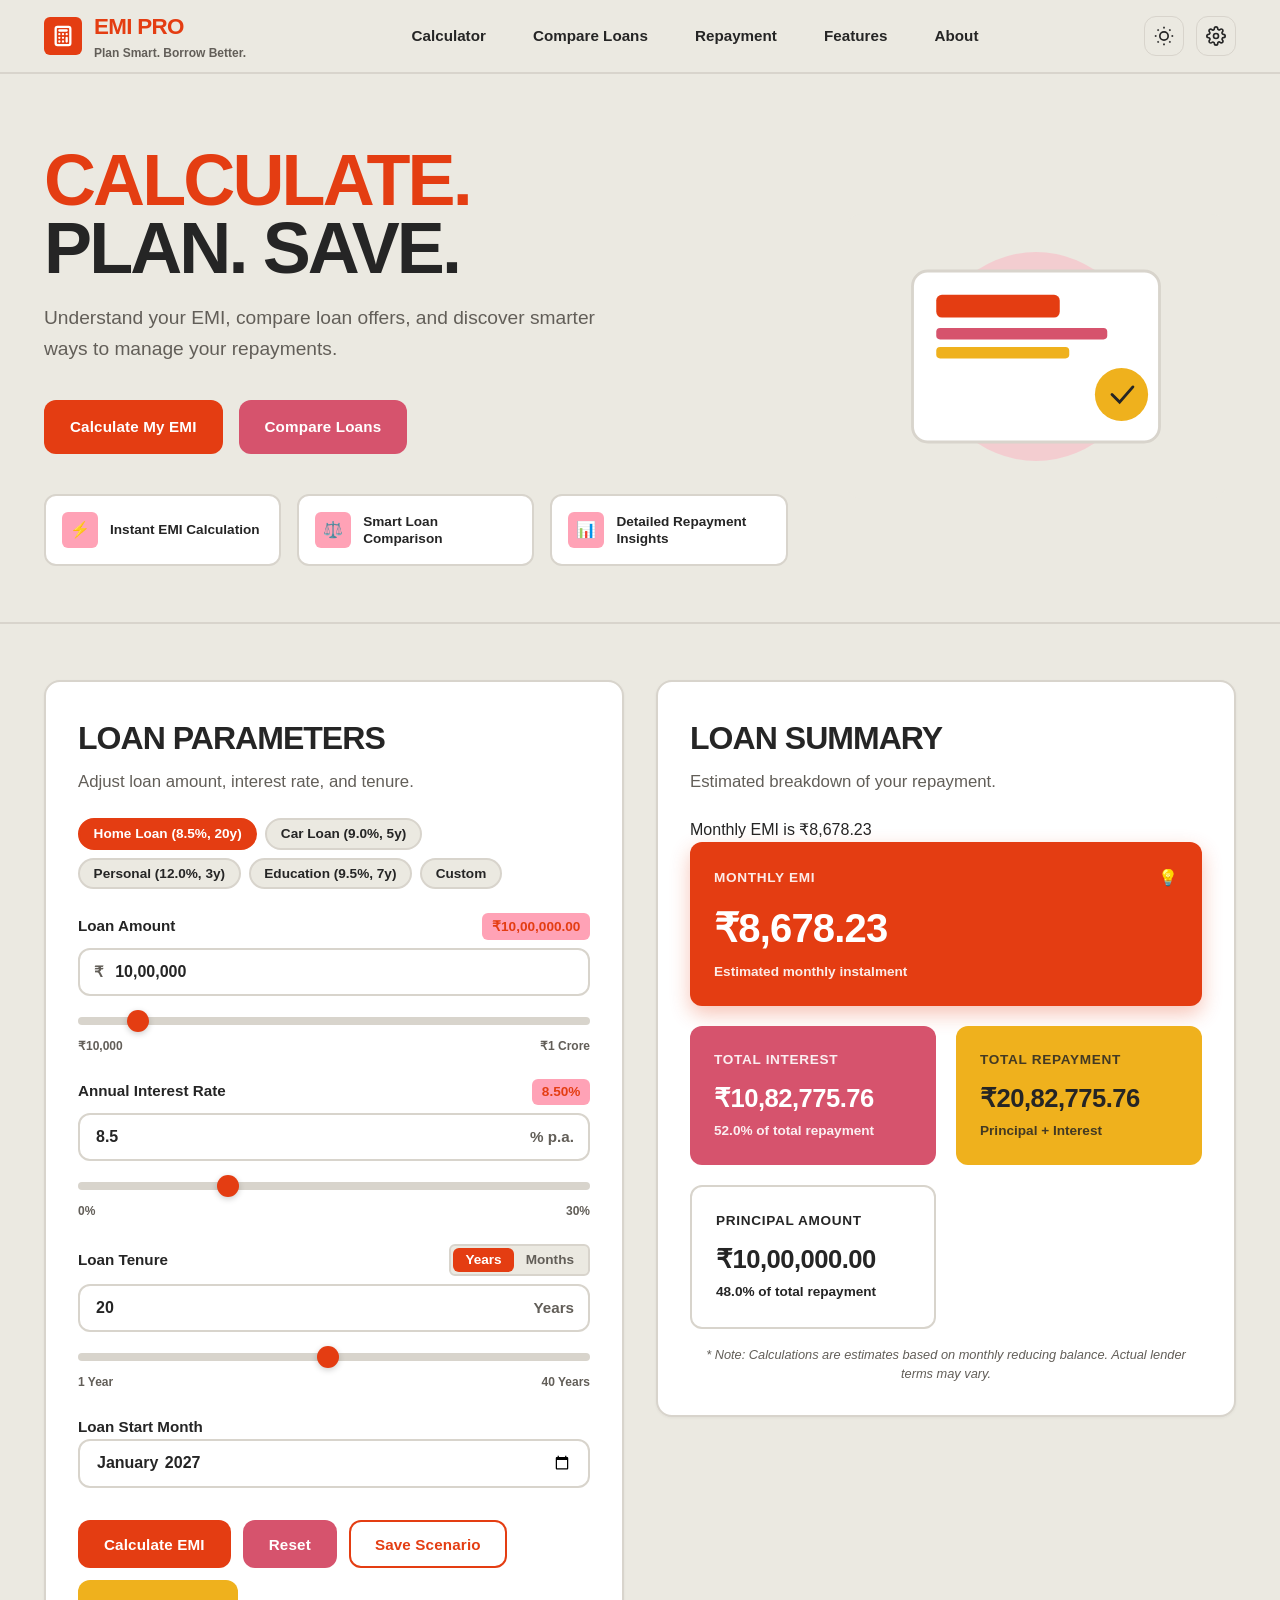
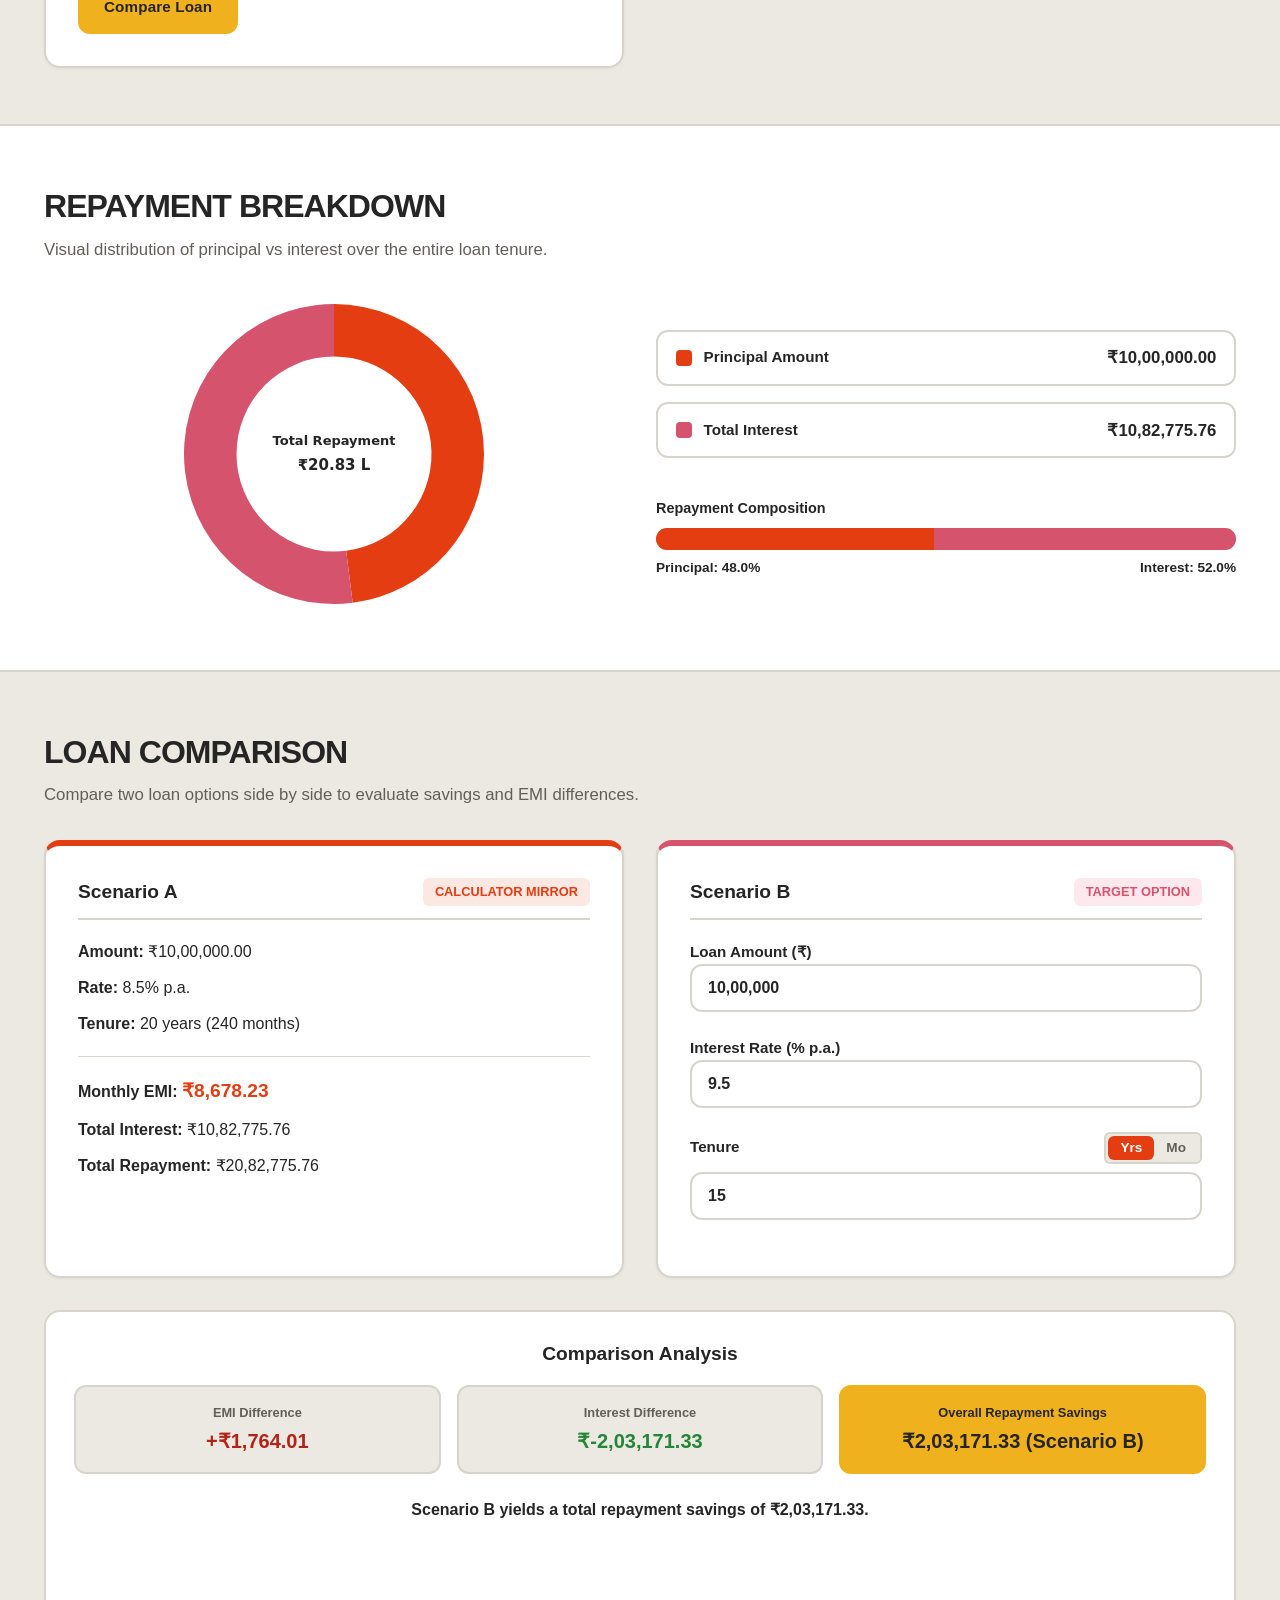
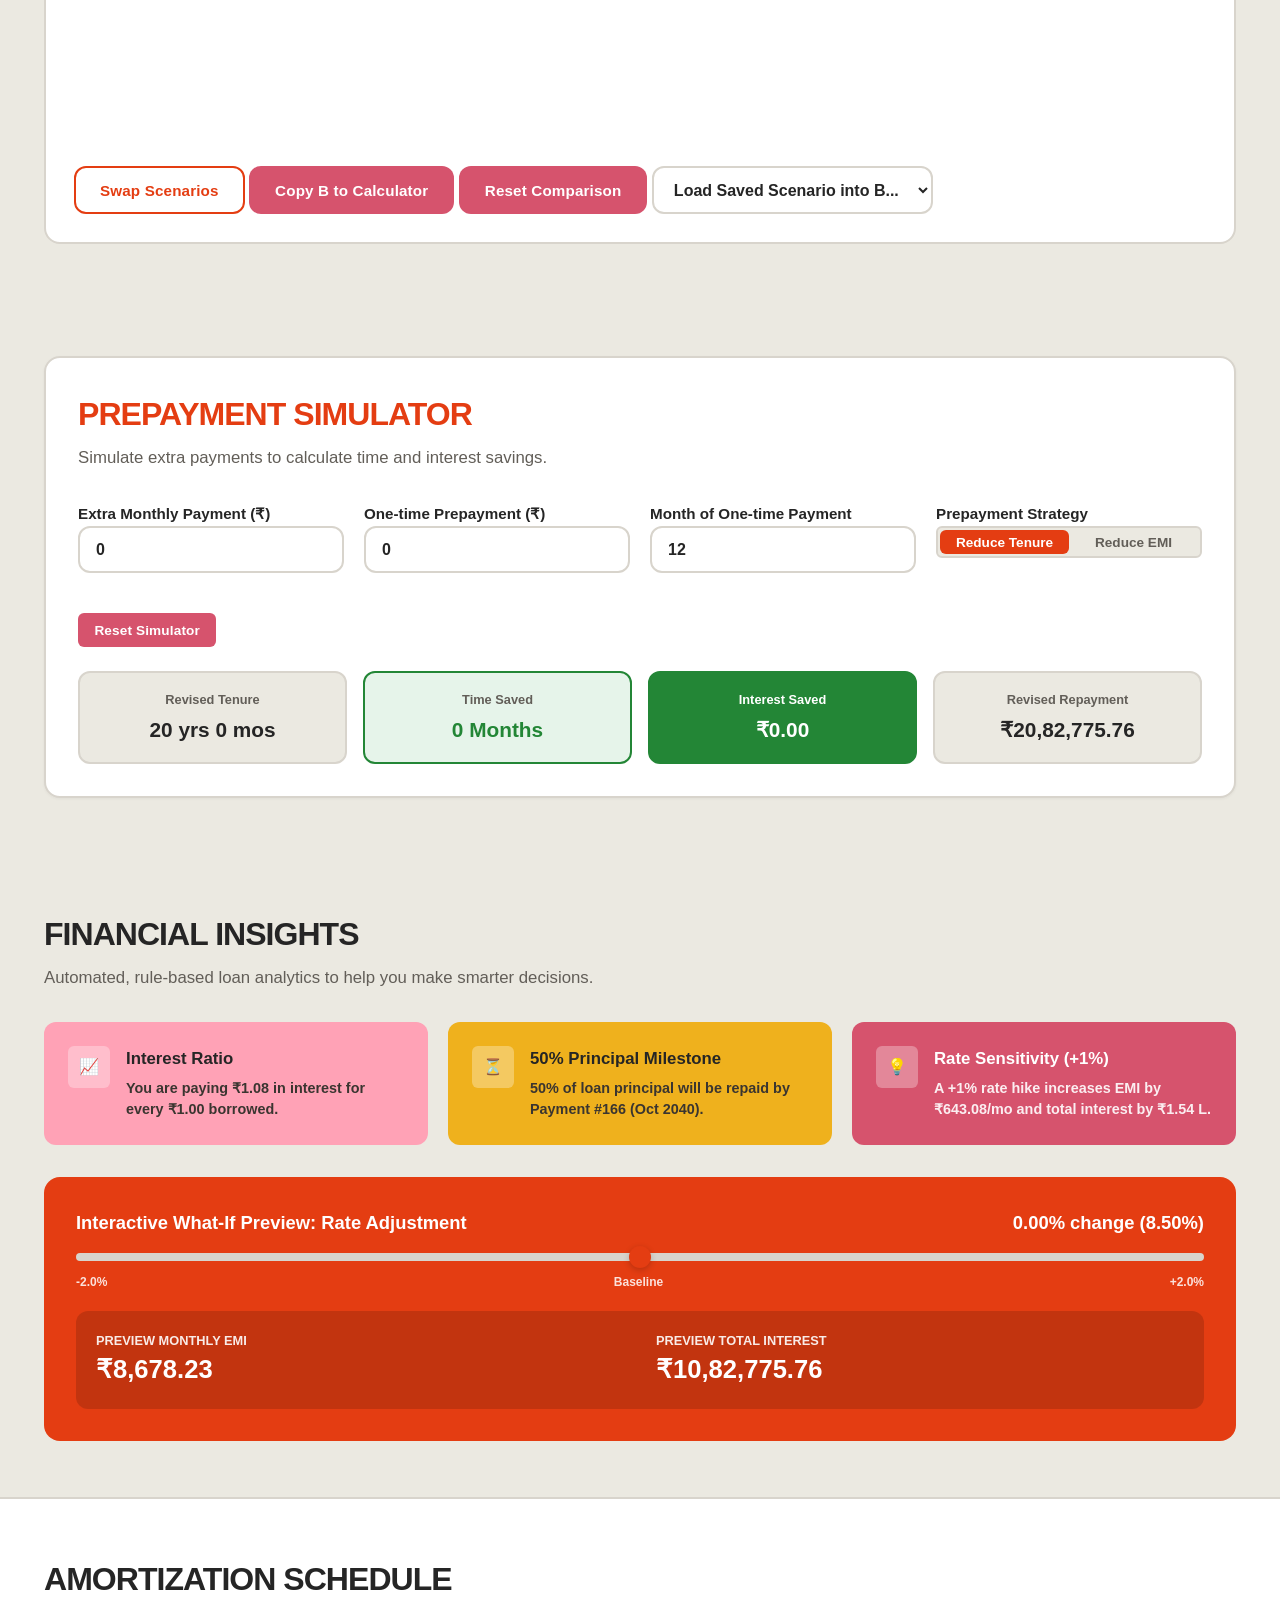
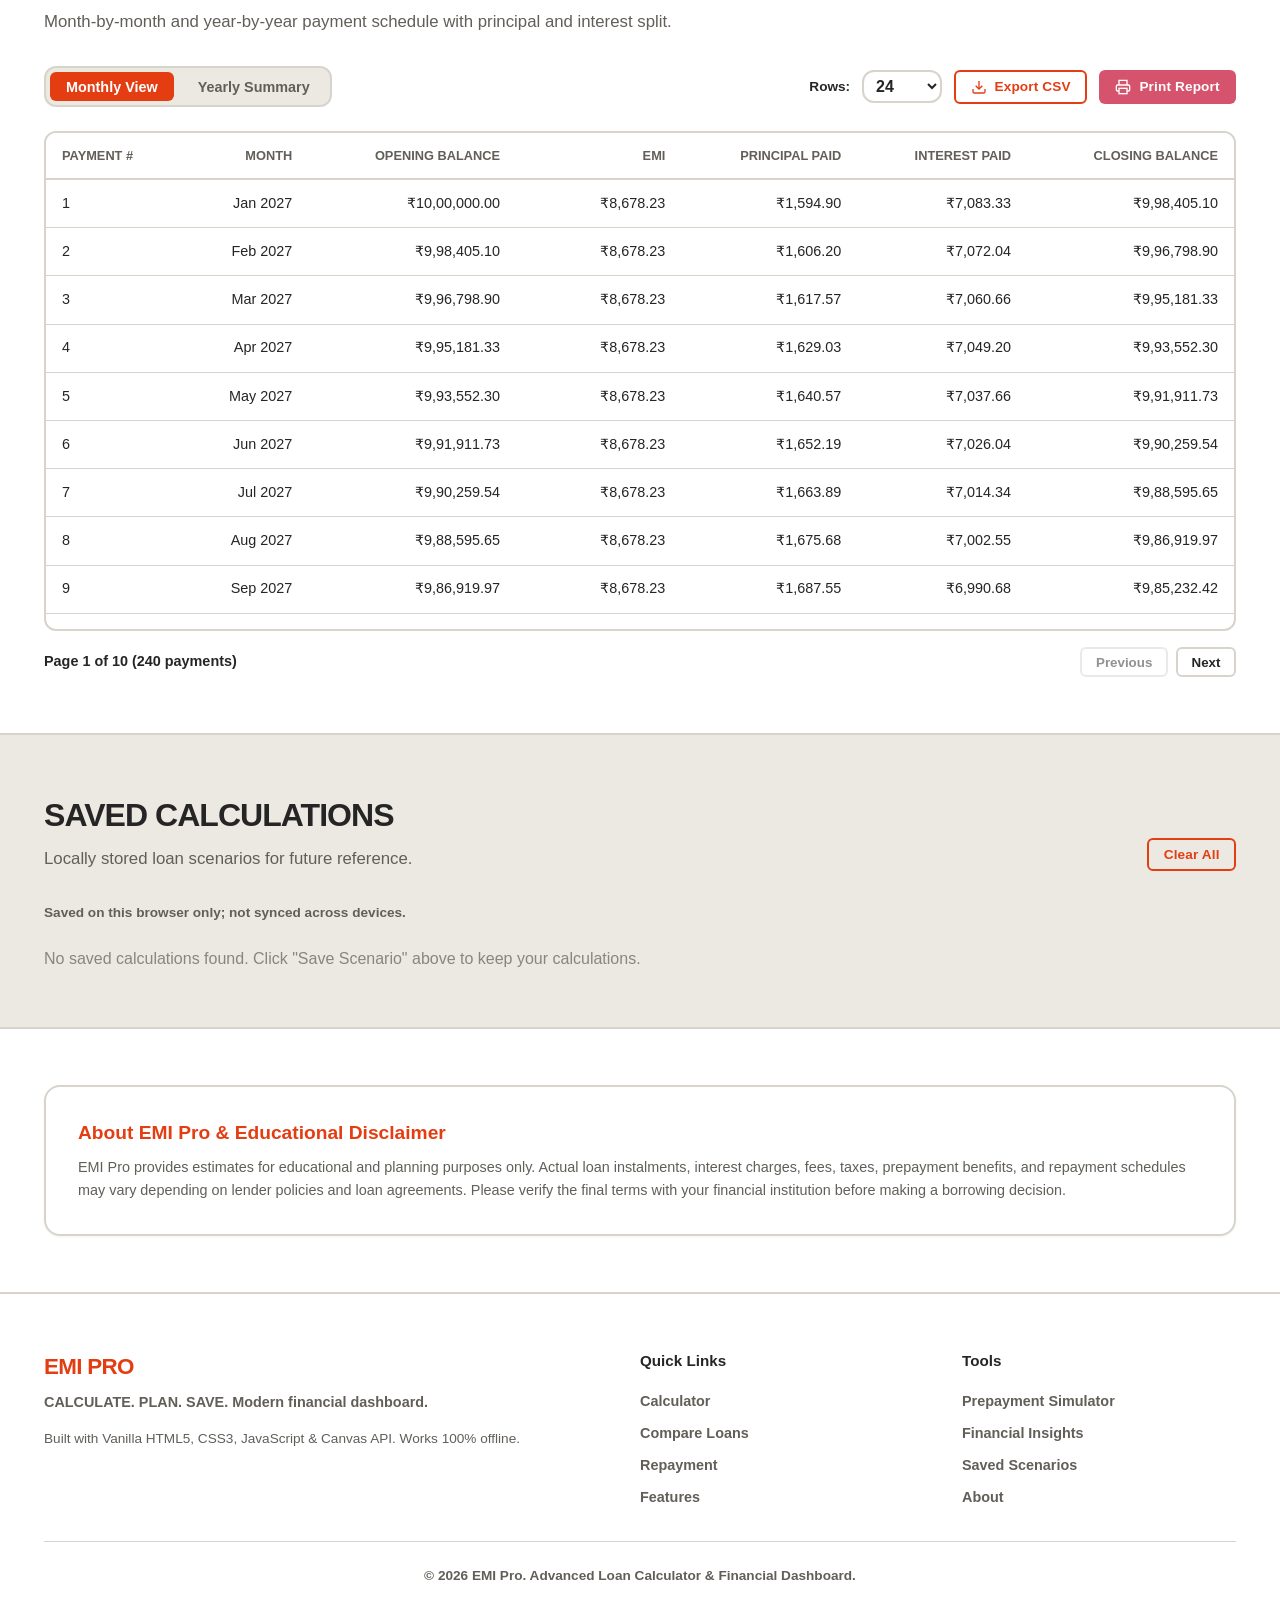
<file: emi-calculator/index.html>
<!DOCTYPE html>
<html lang="en" data-theme="light">
<head>
  <meta charset="UTF-8">
  <meta name="viewport" content="width=device-width, initial-scale=1.0">
  <meta name="description" content="EMI Pro - Advanced Loan Calculator & Financial Dashboard. Calculate monthly instalments, compare loan options, simulate prepayments, and analyze amortization schedules.">
  <title>EMI Pro | Calculate. Plan. Save.</title>
  
  <!-- Data URI Favicon (Inline Calculator Icon) -->
  <link rel="icon" href="data:image/svg+xml,<svg xmlns='http://www.w3.org/2000/svg' viewBox='0 0 24 24' fill='%23E43D12'><path d='M19 3H5c-1.1 0-2 .9-2 2v14c0 1.1.9 2 2 2h14c1.1 0 2-.9 2-2V5c0-1.1-.9-2-2-2zm-2 14H7v-2h10v2zm0-4H7v-2h10v2zm0-4H7V7h10v2z'/></svg>">
  
  <link rel="stylesheet" href="style.css?v=3.0">
</head>
<body>
  <!-- Accessibility Skip Link -->
  <a href="#calculator-section" class="skip-link">Skip to EMI Calculator</a>

  <!-- 3. NAVIGATION BAR -->
  <header class="navbar">
    <div class="container">
      <a href="#" class="brand" aria-label="EMI Pro Home">
        <div class="brand-icon">
          <svg width="22" height="22" viewBox="0 0 24 24" fill="none" stroke="currentColor" stroke-width="2.5" stroke-linecap="round" stroke-linejoin="round">
            <rect x="4" y="2" width="16" height="20" rx="2"></rect>
            <line x1="8" y1="6" x2="16" y2="6"></line>
            <line x1="16" y1="14" x2="16" y2="18"></line>
            <path d="M8 10h.01M12 10h.01M16 10h.01M8 14h.01M12 14h.01M8 18h.01M12 18h.01"></path>
          </svg>
        </div>
        <div>
          <div class="brand-title">EMI Pro</div>
          <div class="brand-tagline">Plan Smart. Borrow Better.</div>
        </div>
      </a>

      <nav>
        <ul class="nav-links">
          <li><a href="#calculator-section" class="nav-link">Calculator</a></li>
          <li><a href="#comparison-section" class="nav-link">Compare Loans</a></li>
          <li><a href="#breakdown-section" class="nav-link">Repayment</a></li>
          <li><a href="#schedule-section" class="nav-link">Features</a></li>
          <li><a href="#about-section" class="nav-link">About</a></li>
        </ul>
      </nav>

      <div class="nav-actions">
        <button id="theme-toggle-btn" class="btn-icon" aria-label="Toggle Light/Dark Theme" title="Toggle Theme">
          <svg class="theme-sun-icon" width="20" height="20" viewBox="0 0 24 24" fill="none" stroke="currentColor" stroke-width="2">
            <circle cx="12" cy="12" r="5"></circle>
            <line x1="12" y1="1" x2="12" y2="3"></line>
            <line x1="12" y1="21" x2="12" y2="23"></line>
            <line x1="4.22" y1="4.22" x2="5.64" y2="5.64"></line>
            <line x1="18.36" y1="18.36" x2="19.78" y2="19.78"></line>
            <line x1="1" y1="12" x2="3" y2="12"></line>
            <line x1="21" y1="12" x2="23" y2="12"></line>
            <line x1="4.22" y1="19.78" x2="5.64" y2="18.36"></line>
            <line x1="18.36" y1="5.64" x2="19.78" y2="4.22"></line>
          </svg>
        </button>

        <button id="settings-btn" class="btn-icon" aria-label="Open Settings" title="Settings">
          <svg width="20" height="20" viewBox="0 0 24 24" fill="none" stroke="currentColor" stroke-width="2">
            <circle cx="12" cy="12" r="3"></circle>
            <path d="M19.4 15a1.65 1.65 0 0 0 .33 1.82l.06.06a2 2 0 0 1 0 2.83 2 2 0 0 1-2.83 0l-.06-.06a1.65 1.65 0 0 0-1.82-.33 1.65 1.65 0 0 0-1 1.51V21a2 2 0 0 1-2 2 2 2 0 0 1-2-2v-.09A1.65 1.65 0 0 0 9 19.4a1.65 1.65 0 0 0-1.82.33l-.06.06a2 2 0 0 1-2.83 0 2 2 0 0 1 0-2.83l.06-.06a1.65 1.65 0 0 0 .33-1.82 1.65 1.65 0 0 0-1.51-1H3a2 2 0 0 1-2-2 2 2 0 0 1 2-2h.09A1.65 1.65 0 0 0 4.6 9a1.65 1.65 0 0 0-.33-1.82l-.06-.06a2 2 0 0 1 0-2.83 2 2 0 0 1 2.83 0l.06.06a1.65 1.65 0 0 0 1.82.33H9a1.65 1.65 0 0 0 1-1.51V3a2 2 0 0 1 2-2 2 2 0 0 1 2 2v.09a1.65 1.65 0 0 0 1 1.51 1.65 1.65 0 0 0 1.82-.33l.06-.06a2 2 0 0 1 2.83 0 2 2 0 0 1 0 2.83l-.06.06a1.65 1.65 0 0 0-.33 1.82V9a1.65 1.65 0 0 0 1.51 1H21a2 2 0 0 1 2 2 2 2 0 0 1-2 2h-.09a1.65 1.65 0 0 0-1.51 1z"></path>
          </svg>
        </button>

        <button id="mobile-menu-btn" class="btn-icon mobile-menu-btn" aria-expanded="false" aria-controls="mobile-nav" aria-label="Toggle Navigation Menu">
          <svg width="24" height="24" viewBox="0 0 24 24" fill="none" stroke="currentColor" stroke-width="2">
            <line x1="3" y1="12" x2="21" y2="12"></line>
            <line x1="3" y1="6" x2="21" y2="6"></line>
            <line x1="3" y1="18" x2="21" y2="18"></line>
          </svg>
        </button>
      </div>
    </div>

    <!-- Mobile Navigation Menu -->
    <nav id="mobile-nav" class="mobile-nav" aria-label="Mobile Navigation">
      <a href="#calculator-section" class="nav-link">Calculator</a>
      <a href="#comparison-section" class="nav-link">Compare Loans</a>
      <a href="#breakdown-section" class="nav-link">Repayment</a>
      <a href="#schedule-section" class="nav-link">Features</a>
      <a href="#about-section" class="nav-link">About</a>
    </nav>
  </header>

  <main id="main-content">
    <!-- Print Report Header -->
    <div class="print-header">
      <h1>EMI Pro - Loan Calculation & Amortization Report</h1>
      <p>Generated on: <span id="print-date"></span> | www.emipro.local</p>
    </div>

    <!-- 4. EDITORIAL HERO SECTION -->
    <section class="hero">
      <div class="container hero-grid">
        <div>
          <h1 class="hero-title">CALCULATE.<br><span class="highlight-title">PLAN. SAVE.</span></h1>
          <p class="hero-desc">Understand your EMI, compare loan offers, and discover smarter ways to manage your repayments.</p>

          <div class="hero-ctas">
            <a href="#calculator-section" class="btn btn-primary">Calculate My EMI</a>
            <a href="#comparison-section" class="btn btn-secondary">Compare Loans</a>
          </div>

          <div class="hero-highlights">
            <div class="highlight-card">
              <div class="highlight-icon">⚡</div>
              <div class="highlight-text">Instant EMI Calculation</div>
            </div>
            <div class="highlight-card">
              <div class="highlight-icon">⚖️</div>
              <div class="highlight-text">Smart Loan Comparison</div>
            </div>
            <div class="highlight-card">
              <div class="highlight-icon">📊</div>
              <div class="highlight-text">Detailed Repayment Insights</div>
            </div>
          </div>
        </div>

        <div class="hero-illustration">
          <svg viewBox="0 0 400 300" fill="none" xmlns="http://www.w3.org/2000/svg">
            <rect width="400" height="300" rx="16" fill="#EBE9E1" />
            <circle cx="200" cy="150" r="110" fill="#FFA2B6" fill-opacity="0.4" />
            <rect x="70" y="60" width="260" height="180" rx="16" fill="#FFFFFF" stroke="#D8D4CC" stroke-width="3" />
            <rect x="95" y="85" width="130" height="24" rx="6" fill="#E43D12" />
            <rect x="95" y="120" width="180" height="12" rx="4" fill="#D6536D" />
            <rect x="95" y="140" width="140" height="12" rx="4" fill="#EFB11D" />
            <circle cx="290" cy="190" r="28" fill="#EFB11D" />
            <path d="M280 190 L288 198 L302 182" stroke="#252525" stroke-width="3" stroke-linecap="round" />
          </svg>
        </div>
      </div>
    </section>

    <!-- 5. EMI CALCULATOR SECTION -->
    <section id="calculator-section" class="section">
      <div class="container calc-dashboard-grid">
        
        <!-- Calculator Form Card -->
        <div class="card">
          <h2 class="section-title">Loan Parameters</h2>
          <p class="section-desc" style="margin-bottom: 1.5rem;">Adjust loan amount, interest rate, and tenure.</p>

          <!-- Presets Bar -->
          <div class="presets-bar" role="group" aria-label="Loan Preset Selection">
            <button type="button" class="preset-btn active" data-preset="home">Home Loan (8.5%, 20y)</button>
            <button type="button" class="preset-btn" data-preset="car">Car Loan (9.0%, 5y)</button>
            <button type="button" class="preset-btn" data-preset="personal">Personal (12.0%, 3y)</button>
            <button type="button" class="preset-btn" data-preset="education">Education (9.5%, 7y)</button>
            <button type="button" class="preset-btn" data-preset="custom">Custom</button>
          </div>

          <div id="preset-applied-notice" class="preset-notice" style="display: none;">
            <span>Preset applied: <strong id="preset-notice-text">Home Loan</strong></span>
            <button type="button" id="undo-preset-btn" class="btn-sm btn-outline">Undo</button>
          </div>

          <form id="emi-calc-form" novalidate>
            <!-- Loan Amount -->
            <div class="form-group">
              <div class="form-label-row">
                <label for="amount-input" class="form-label">Loan Amount</label>
                <span id="amount-formatted" class="input-formatted-badge">₹10,00,000.00</span>
              </div>
              <div class="input-container">
                <span class="input-prefix">₹</span>
                <input type="text" id="amount-input" class="form-input has-prefix" inputmode="decimal" value="10,00,000" aria-describedby="amount-error amount-hint" required>
              </div>
              <div id="amount-error" class="error-msg" role="alert" style="display: none;"></div>
              
              <div class="slider-container">
                <input type="range" id="amount-slider" class="form-slider" min="10000" max="10000000" step="10000" value="1000000" aria-label="Loan Amount Slider">
                <div class="slider-labels">
                  <span>₹10,000</span>
                  <span>₹1 Crore</span>
                </div>
              </div>
            </div>

            <!-- Interest Rate -->
            <div class="form-group">
              <div class="form-label-row">
                <label for="rate-input" class="form-label">Annual Interest Rate</label>
                <span id="rate-formatted" class="input-formatted-badge">8.50%</span>
              </div>
              <div class="input-container">
                <input type="text" id="rate-input" class="form-input has-suffix" inputmode="decimal" value="8.5" aria-describedby="rate-error" required>
                <span class="input-suffix">% p.a.</span>
              </div>
              <div id="rate-error" class="error-msg" role="alert" style="display: none;"></div>

              <div class="slider-container">
                <input type="range" id="rate-slider" class="form-slider" min="0" max="30" step="0.05" value="8.5" aria-label="Interest Rate Slider">
                <div class="slider-labels">
                  <span>0%</span>
                  <span>30%</span>
                </div>
              </div>
            </div>

            <!-- Tenure & Unit Toggle -->
            <div class="form-group">
              <div class="form-label-row">
                <label for="tenure-input" class="form-label">Loan Tenure</label>
                <div class="unit-toggle-group" role="group" aria-label="Tenure Unit Toggle">
                  <button type="button" id="unit-years-btn" class="unit-toggle-btn active" data-unit="years">Years</button>
                  <button type="button" id="unit-months-btn" class="unit-toggle-btn" data-unit="months">Months</button>
                </div>
              </div>
              <div class="input-container">
                <input type="text" id="tenure-input" class="form-input has-suffix" inputmode="decimal" value="20" aria-describedby="tenure-error" required>
                <span id="tenure-unit-label" class="input-suffix">Years</span>
              </div>
              <div id="tenure-error" class="error-msg" role="alert" style="display: none;"></div>

              <div class="slider-container">
                <input type="range" id="tenure-slider" class="form-slider" min="1" max="40" step="1" value="20" aria-label="Tenure Slider">
                <div class="slider-labels">
                  <span id="slider-min-label">1 Year</span>
                  <span id="slider-max-label">40 Years</span>
                </div>
              </div>
            </div>

            <!-- Start Month -->
            <div class="form-group">
              <label for="start-date-input" class="form-label">Loan Start Month</label>
              <input type="month" id="start-date-input" class="form-input" required>
            </div>

            <div id="form-error-summary" class="error-msg" style="display: none; margin-bottom: 1rem;"></div>

            <!-- Action Buttons -->
            <div class="form-actions">
              <button type="button" id="calc-btn" class="btn btn-primary">Calculate EMI</button>
              <button type="button" id="reset-btn" class="btn btn-secondary">Reset</button>
              <button type="button" id="save-scenario-btn" class="btn btn-outline">Save Scenario</button>
              <a href="#comparison-section" id="compare-cta-btn" class="btn btn-yellow">Compare Loan</a>
            </div>
          </form>
        </div>

        <!-- 6 & 7. SPECIFIC COLOUR RESULTS DASHBOARD -->
        <div class="card" id="results-dashboard">
          <h2 class="section-title">Loan Summary</h2>
          <p class="section-desc" style="margin-bottom: 1.5rem;">Estimated breakdown of your repayment.</p>

          <div id="polite-live-region" class="sr-only" aria-live="polite">Monthly EMI is ₹8,678</div>

          <div class="results-grid">
            <!-- 6. Monthly EMI (Background: #E43D12, Text: #FFFFFF) -->
            <div class="result-card highlight">
              <div class="result-header">
                <span class="result-label">MONTHLY EMI</span>
                <span>💡</span>
              </div>
              <div id="res-emi-val" class="result-value">₹8,678.23</div>
              <div class="result-sub">Estimated monthly instalment</div>
            </div>

            <!-- 7a. Total Interest (Background: #D6536D, Text: #FFFFFF) -->
            <div class="result-card interest-card">
              <div class="result-header">
                <span class="result-label">TOTAL INTEREST</span>
              </div>
              <div id="res-interest-val" class="result-value">₹10,82,775.80</div>
              <div id="res-interest-pct" class="result-sub">52.0% of principal</div>
            </div>

            <!-- 7b. Total Repayment (Background: #EFB11D, Text: #252525) -->
            <div class="result-card repayment-card">
              <div class="result-header">
                <span class="result-label">TOTAL REPAYMENT</span>
              </div>
              <div id="res-repayment-val" class="result-value">₹20,82,775.80</div>
              <div class="result-sub">Principal + Interest</div>
            </div>

            <!-- 7c. Principal Amount (Background: #FFFFFF, Text: #252525, Border: #D8D4CC) -->
            <div class="result-card principal-card">
              <div class="result-header">
                <span class="result-label">PRINCIPAL AMOUNT</span>
              </div>
              <div id="res-principal-val" class="result-value">₹10,00,000.00</div>
              <div id="res-principal-pct" class="result-sub">48.0% of total repayment</div>
            </div>
          </div>

          <p class="estimate-notice">* Note: Calculations are estimates based on monthly reducing balance. Actual lender terms may vary.</p>
        </div>
      </div>
    </section>

    <!-- 8. REPAYMENT BREAKDOWN -->
    <section id="breakdown-section" class="section" style="background: var(--color-card-bg); border-top: 2px solid var(--color-border); border-bottom: 2px solid var(--color-border);">
      <div class="container">
        <div class="section-header">
          <h2 class="section-title">Repayment Breakdown</h2>
          <p class="section-desc">Visual distribution of principal vs interest over the entire loan tenure.</p>
        </div>

        <div class="breakdown-grid">
          <div class="chart-container">
            <canvas id="doughnut-chart" role="img" aria-label="Doughnut chart showing principal vs interest breakdown"></canvas>
          </div>

          <div class="chart-legend">
            <div class="legend-item">
              <div class="legend-left">
                <div class="legend-color principal"></div>
                <div class="legend-title">Principal Amount</div>
              </div>
              <div id="legend-principal-val" class="legend-val">₹10,00,000.00</div>
            </div>

            <div class="legend-item">
              <div class="legend-left">
                <div class="legend-color interest"></div>
                <div class="legend-title">Total Interest</div>
              </div>
              <div id="legend-interest-val" class="legend-val">₹10,82,775.80</div>
            </div>

            <!-- Composition Bar -->
            <div class="composition-bar-container">
              <div style="font-weight: 700; font-size: 0.9rem; margin-bottom: 0.5rem;">Repayment Composition</div>
              <div class="composition-bar">
                <div id="comp-bar-principal" class="comp-segment principal" style="width: 48%;"></div>
                <div id="comp-bar-interest" class="comp-segment interest" style="width: 52%;"></div>
              </div>
              <div class="comp-labels">
                <span id="comp-label-principal">Principal: 48%</span>
                <span id="comp-label-interest">Interest: 52%</span>
              </div>
            </div>
          </div>
        </div>
      </div>
    </section>

    <!-- 9. LOAN COMPARISON SECTION -->
    <section id="comparison-section" class="section">
      <div class="container">
        <div class="section-header">
          <h2 class="section-title">Loan Comparison</h2>
          <p class="section-desc">Compare two loan options side by side to evaluate savings and EMI differences.</p>
        </div>

        <div class="comparison-grid">
          <!-- Scenario A (Accent #E43D12) -->
          <div class="card" style="border-top: 6px solid #E43D12;">
            <div class="scenario-header">
              <h3 style="font-size: 1.2rem; font-weight: 800;">Scenario A</h3>
              <span class="scenario-badge a">Calculator Mirror</span>
            </div>

            <div style="display: flex; flex-direction: column; gap: 0.75rem;">
              <div><strong>Amount:</strong> <span id="scen-a-amount">₹10,00,000</span></div>
              <div><strong>Rate:</strong> <span id="scen-a-rate">8.5% p.a.</span></div>
              <div><strong>Tenure:</strong> <span id="scen-a-tenure">20 Years (240 months)</span></div>
              <hr style="border: 0; border-top: 1px solid var(--color-border); margin: 0.5rem 0;">
              <div><strong>Monthly EMI:</strong> <span id="scen-a-emi" style="font-size: 1.2rem; font-weight: 900; color: #E43D12;">₹8,678.23</span></div>
              <div><strong>Total Interest:</strong> <span id="scen-a-interest">₹10,82,775.80</span></div>
              <div><strong>Total Repayment:</strong> <span id="scen-a-repayment">₹20,82,775.80</span></div>
            </div>
          </div>

          <!-- Scenario B (Accent #D6536D) -->
          <div class="card" style="border-top: 6px solid #D6536D;">
            <div class="scenario-header">
              <h3 style="font-size: 1.2rem; font-weight: 800;">Scenario B</h3>
              <span class="scenario-badge b">Target Option</span>
            </div>

            <form id="scen-b-form">
              <div class="form-group">
                <label for="scen-b-amount" class="form-label">Loan Amount (₹)</label>
                <input type="text" id="scen-b-amount" class="form-input" inputmode="decimal" value="10,00,000">
                <div id="scen-b-amount-error" class="error-msg" style="display:none;"></div>
              </div>

              <div class="form-group">
                <label for="scen-b-rate" class="form-label">Interest Rate (% p.a.)</label>
                <input type="text" id="scen-b-rate" class="form-input" inputmode="decimal" value="9.5">
                <div id="scen-b-rate-error" class="error-msg" style="display:none;"></div>
              </div>

              <div class="form-group">
                <div class="form-label-row">
                  <label for="scen-b-tenure" class="form-label">Tenure</label>
                  <div class="unit-toggle-group">
                    <button type="button" id="scen-b-unit-years" class="unit-toggle-btn active" data-unit="years">Yrs</button>
                    <button type="button" id="scen-b-unit-months" class="unit-toggle-btn" data-unit="months">Mo</button>
                  </div>
                </div>
                <input type="text" id="scen-b-tenure" class="form-input" inputmode="decimal" value="15">
                <div id="scen-b-tenure-error" class="error-msg" style="display:none;"></div>
              </div>
            </form>
          </div>
        </div>

        <!-- Comparison Analysis Box -->
        <div class="comparison-diff-card">
          <h3 style="font-size: 1.2rem; font-weight: 800; text-align: center;">Comparison Analysis</h3>
          
          <div class="diff-grid">
            <div class="diff-box">
              <div class="diff-label">EMI Difference</div>
              <div id="diff-emi-val" class="diff-val">+₹1,763.50</div>
            </div>
            <div class="diff-box">
              <div class="diff-label">Interest Difference</div>
              <div id="diff-interest-val" class="diff-val">-₹2,38,500.00</div>
            </div>
            <div class="diff-box" style="background:#EFB11D; border-color:#EFB11D; color:#252525;">
              <div class="diff-label" style="color:#252525;">Overall Repayment Savings</div>
              <div id="diff-savings-val" class="diff-val" style="color:#252525;">₹2,38,500 (Scenario B)</div>
            </div>
          </div>

          <div style="margin-top: 1.5rem; text-align: center; font-weight: 600;" id="comparison-analysis-text">
            Scenario B has a higher EMI but lower total interest repayment due to a shorter tenure.
          </div>

          <div style="max-width: 600px; height: 220px; margin: 1.5rem auto 0;">
            <canvas id="comparison-bar-chart" role="img" aria-label="Grouped bar chart comparing Scenario A and B"></canvas>
          </div>

          <div class="comparison-actions" style="justify-content: center;">
            <button type="button" id="swap-scenarios-btn" class="btn btn-outline">Swap Scenarios</button>
            <button type="button" id="copy-b-to-calc-btn" class="btn btn-secondary">Copy B to Calculator</button>
            <button type="button" id="reset-comparison-btn" class="btn btn-secondary">Reset Comparison</button>
            <select id="load-saved-b-select" class="form-input" style="width: auto;">
              <option value="">Load Saved Scenario into B...</option>
            </select>
          </div>
        </div>
      </div>
    </section>

    <!-- 10. PREPAYMENT SIMULATOR -->
    <section id="prepayment-section" class="section">
      <div class="container">
        <div class="card">
          <div class="section-header">
            <h2 class="section-title" style="color: #E43D12;">Prepayment Simulator</h2>
            <p class="section-desc">Simulate extra payments to calculate time and interest savings.</p>
          </div>

          <form id="prepayment-form">
            <div style="display: grid; grid-template-columns: repeat(auto-fit, minmax(220px, 1fr)); gap: 1.25rem;">
              <div class="form-group">
                <label for="extra-monthly-input" class="form-label">Extra Monthly Payment (₹)</label>
                <input type="text" id="extra-monthly-input" class="form-input" inputmode="decimal" value="0">
              </div>

              <div class="form-group">
                <label for="lump-sum-input" class="form-label">One-time Prepayment (₹)</label>
                <input type="text" id="lump-sum-input" class="form-input" inputmode="decimal" value="0">
              </div>

              <div class="form-group">
                <label for="lump-sum-month-input" class="form-label">Month of One-time Payment</label>
                <input type="number" id="lump-sum-month-input" class="form-input" min="1" max="480" value="12" disabled>
              </div>

              <div class="form-group">
                <label class="form-label">Prepayment Strategy</label>
                <div class="unit-toggle-group" style="width: 100%;">
                  <button type="button" id="prep-mode-tenure" class="unit-toggle-btn active" style="flex: 1;" data-mode="reduce_tenure">Reduce Tenure</button>
                  <button type="button" id="prep-mode-emi" class="unit-toggle-btn" style="flex: 1;" data-mode="reduce_emi">Reduce EMI</button>
                </div>
              </div>
            </div>

            <div style="display: flex; gap: 0.75rem; margin-top: 1rem;">
              <button type="button" id="reset-sim-btn" class="btn btn-secondary btn-sm">Reset Simulator</button>
            </div>
          </form>

          <!-- High-Contrast Interest Savings Highlight Panel -->
          <div class="simulator-results">
            <div class="sim-box">
              <div class="sim-label">Revised Tenure</div>
              <div id="sim-new-tenure" class="sim-val">20 Years</div>
            </div>
            <div class="sim-box highlight">
              <div class="sim-label">Time Saved</div>
              <div id="sim-time-saved" class="sim-val">0 Months</div>
            </div>
            <div class="sim-box highlight" style="background:#238636; color:white;">
              <div class="sim-label" style="color:white;">Interest Saved</div>
              <div id="sim-interest-saved" class="sim-val" style="color:white;">₹0.00</div>
            </div>
            <div class="sim-box">
              <div class="sim-label">Revised Repayment</div>
              <div id="sim-new-repayment" class="sim-val">₹20,82,775.80</div>
            </div>
          </div>
        </div>
      </div>
    </section>

    <!-- 11. FINANCIAL INSIGHTS SPECIFIC CARDS -->
    <section id="insights-section" class="section">
      <div class="container">
        <div class="section-header">
          <h2 class="section-title">Financial Insights</h2>
          <p class="section-desc">Automated, rule-based loan analytics to help you make smarter decisions.</p>
        </div>

        <div class="insights-grid">
          <!-- Card 1: Soft Pink #FFA2B6 -->
          <div class="insight-card card-pink">
            <div class="insight-icon">📈</div>
            <div class="insight-content">
              <h4>Interest Ratio</h4>
              <p id="insight-ratio-text">You are paying ₹1.08 in interest for every ₹1.00 borrowed.</p>
            </div>
          </div>

          <!-- Card 2: Golden Yellow #EFB11D -->
          <div class="insight-card card-yellow">
            <div class="insight-icon">⏳</div>
            <div class="insight-content">
              <h4>50% Principal Milestone</h4>
              <p id="insight-milestone-text">50% of loan principal will be repaid by Month 152 (Aug 2039).</p>
            </div>
          </div>

          <!-- Card 3: Rose Pink #D6536D with white text -->
          <div class="insight-card card-rose">
            <div class="insight-icon">💡</div>
            <div class="insight-content">
              <h4>Rate Sensitivity (+1%)</h4>
              <p id="insight-rate-impact-text">A +1% rate hike increases EMI by ₹622/mo and total interest by ₹1.49L.</p>
            </div>
          </div>
        </div>

        <!-- What-If Interactive Slider Card -->
        <div class="what-if-card">
          <div class="form-group" style="margin-bottom: 0;">
            <div class="form-label-row">
              <label for="whatif-rate-slider" class="form-label" style="font-size: 1.15rem;">Interactive What-If Preview: Rate Adjustment</label>
              <span id="whatif-rate-val" style="font-weight: 800; font-size: 1.15rem;">0.00% change (8.50%)</span>
            </div>
            <input type="range" id="whatif-rate-slider" class="form-slider" min="-2.0" max="2.0" step="0.25" value="0">
            <div class="slider-labels">
              <span>-2.0%</span>
              <span>Baseline</span>
              <span>+2.0%</span>
            </div>
          </div>

          <div class="what-if-results">
            <div class="what-if-stat">
              <div class="what-if-stat-label">Preview Monthly EMI</div>
              <div id="whatif-emi-val" class="what-if-stat-val">₹8,678.23</div>
            </div>
            <div class="what-if-stat">
              <div class="what-if-stat-label">Preview Total Interest</div>
              <div id="whatif-interest-val" class="what-if-stat-val">₹10,82,775.80</div>
            </div>
          </div>
        </div>
      </div>
    </section>

    <!-- AMORTIZATION SCHEDULE & FEATURES -->
    <section id="schedule-section" class="section" style="background: var(--color-card-bg); border-top: 2px solid var(--color-border); border-bottom: 2px solid var(--color-border);">
      <div class="container">
        <div class="section-header">
          <h2 class="section-title">Amortization Schedule</h2>
          <p class="section-desc">Month-by-month and year-by-year payment schedule with principal and interest split.</p>
        </div>

        <div class="schedule-controls">
          <div class="schedule-tabs" role="tablist">
            <button type="button" id="tab-monthly" class="tab-btn active" role="tab" aria-selected="true" aria-controls="schedule-table-wrapper">Monthly View</button>
            <button type="button" id="tab-yearly" class="tab-btn" role="tab" aria-selected="false" aria-controls="schedule-table-wrapper">Yearly Summary</button>
          </div>

          <div style="display: flex; gap: 0.75rem; align-items: center;">
            <label for="rows-per-page-select" style="font-weight: 700; font-size: 0.85rem;">Rows:</label>
            <select id="rows-per-page-select" class="form-input" style="width: 80px; padding: 0.3rem 0.5rem;">
              <option value="12">12</option>
              <option value="24" selected>24</option>
              <option value="60">60</option>
            </select>

            <button type="button" id="download-csv-btn" class="btn btn-outline btn-sm">
              <svg width="16" height="16" viewBox="0 0 24 24" fill="none" stroke="currentColor" stroke-width="2">
                <path d="M21 15v4a2 2 0 0 1-2 2H5a2 2 0 0 1-2-2v-4"></path>
                <polyline points="7 10 12 15 17 10"></polyline>
                <line x1="12" y1="15" x2="12" y2="3"></line>
              </svg>
              Export CSV
            </button>

            <button type="button" id="print-report-btn" class="btn btn-secondary btn-sm">
              <svg width="16" height="16" viewBox="0 0 24 24" fill="none" stroke="currentColor" stroke-width="2">
                <polyline points="6 9 6 2 18 2 18 9"></polyline>
                <path d="M6 18H4a2 2 0 0 1-2-2v-5a2 2 0 0 1 2-2h16a2 2 0 0 1 2 2v5a2 2 0 0 1-2 2h-2"></path>
                <rect x="6" y="14" width="12" height="8"></rect>
              </svg>
              Print Report
            </button>
          </div>
        </div>

        <div id="schedule-table-wrapper" class="table-responsive">
          <table class="data-table">
            <thead>
              <tr id="schedule-table-header">
                <th>Payment #</th>
                <th>Month</th>
                <th>Opening Balance</th>
                <th>EMI</th>
                <th>Principal Paid</th>
                <th>Interest Paid</th>
                <th>Closing Balance</th>
              </tr>
            </thead>
            <tbody id="schedule-tbody">
              <!-- Dynamically populated -->
            </tbody>
            <tfoot id="schedule-tfoot">
              <!-- Reconciled totals -->
            </tfoot>
          </table>
        </div>

        <div id="schedule-pagination" class="pagination">
          <div id="page-info" style="font-weight: 700; font-size: 0.9rem;">Page 1 of 10</div>
          <div style="display: flex; gap: 0.5rem;">
            <button type="button" id="prev-page-btn" class="page-btn" disabled>Previous</button>
            <button type="button" id="next-page-btn" class="page-btn">Next</button>
          </div>
        </div>
      </div>
    </section>

    <!-- SAVED SCENARIOS -->
    <section id="saved-section" class="section">
      <div class="container">
        <div class="section-header" style="display: flex; justify-content: space-between; align-items: flex-end; flex-wrap: wrap;">
          <div>
            <h2 class="section-title">Saved Calculations</h2>
            <p class="section-desc">Locally stored loan scenarios for future reference.</p>
          </div>
          <button type="button" id="clear-all-scenarios-btn" class="btn btn-outline btn-sm">Clear All</button>
        </div>

        <p style="font-size: 0.85rem; color: var(--color-muted); font-weight: 600;">Saved on this browser only; not synced across devices.</p>

        <div id="saved-scenarios-list" class="saved-list">
          <!-- Dynamically populated -->
        </div>
      </div>
    </section>

    <!-- ABOUT SECTION & DISCLAIMER -->
    <section id="about-section" class="section" style="background: var(--color-card-bg); border-top: 2px solid var(--color-border);">
      <div class="container">
        <div class="card">
          <h3 style="font-size: 1.2rem; font-weight: 800; margin-bottom: 0.5rem; color:#E43D12;">About EMI Pro & Educational Disclaimer</h3>
          <p style="font-size: 0.9rem; color: var(--color-muted); line-height: 1.6; font-weight: 500;">
            EMI Pro provides estimates for educational and planning purposes only. Actual loan instalments, interest charges, fees, taxes, prepayment benefits, and repayment schedules may vary depending on lender policies and loan agreements. Please verify the final terms with your financial institution before making a borrowing decision.
          </p>
        </div>
      </div>
    </section>
  </main>

  <!-- FOOTER -->
  <footer class="footer">
    <div class="container">
      <div class="footer-grid">
        <div>
          <div class="brand-title" style="margin-bottom: 0.5rem;">EMI Pro</div>
          <p style="font-size: 0.9rem; color: var(--color-muted); font-weight: 600;">CALCULATE. PLAN. SAVE. Modern financial dashboard.</p>
          <div class="footer-disclaimer">
            Built with Vanilla HTML5, CSS3, JavaScript & Canvas API. Works 100% offline.
          </div>
        </div>

        <div>
          <h4 style="font-size: 0.95rem; font-weight: 800; margin-bottom: 1rem;">Quick Links</h4>
          <ul class="footer-links">
            <li><a href="#calculator-section">Calculator</a></li>
            <li><a href="#comparison-section">Compare Loans</a></li>
            <li><a href="#breakdown-section">Repayment</a></li>
            <li><a href="#schedule-section">Features</a></li>
          </ul>
        </div>

        <div>
          <h4 style="font-size: 0.95rem; font-weight: 800; margin-bottom: 1rem;">Tools</h4>
          <ul class="footer-links">
            <li><a href="#prepayment-section">Prepayment Simulator</a></li>
            <li><a href="#insights-section">Financial Insights</a></li>
            <li><a href="#saved-section">Saved Scenarios</a></li>
            <li><a href="#about-section">About</a></li>
          </ul>
        </div>
      </div>

      <div class="footer-bottom">
        &copy; 2026 EMI Pro. Advanced Loan Calculator & Financial Dashboard.
      </div>
    </div>
  </footer>

  <!-- MODALS -->
  <div id="save-modal" class="modal-overlay" role="dialog" aria-modal="true" aria-labelledby="save-modal-title">
    <div class="modal-dialog">
      <div class="modal-header">
        <h3 id="save-modal-title" class="modal-title">Save Calculation Scenario</h3>
        <button type="button" class="btn-icon close-modal-btn" aria-label="Close dialog">✕</button>
      </div>
      <div>
        <label for="save-scenario-name" class="form-label">Scenario Name</label>
        <input type="text" id="save-scenario-name" class="form-input" maxlength="40" value="Home Loan – ₹10,00,000">
      </div>
      <div class="modal-actions">
        <button type="button" class="btn btn-secondary close-modal-btn">Cancel</button>
        <button type="button" id="confirm-save-btn" class="btn btn-primary">Save Scenario</button>
      </div>
    </div>
  </div>

  <div id="rename-modal" class="modal-overlay" role="dialog" aria-modal="true" aria-labelledby="rename-modal-title">
    <div class="modal-dialog">
      <div class="modal-header">
        <h3 id="rename-modal-title" class="modal-title">Rename Scenario</h3>
        <button type="button" class="btn-icon close-modal-btn" aria-label="Close dialog">✕</button>
      </div>
      <div>
        <label for="rename-scenario-name" class="form-label">New Scenario Name</label>
        <input type="text" id="rename-scenario-name" class="form-input" maxlength="40">
      </div>
      <div class="modal-actions">
        <button type="button" class="btn btn-secondary close-modal-btn">Cancel</button>
        <button type="button" id="confirm-rename-btn" class="btn btn-primary">Save Name</button>
      </div>
    </div>
  </div>

  <div id="clear-modal" class="modal-overlay" role="dialog" aria-modal="true" aria-labelledby="clear-modal-title">
    <div class="modal-dialog">
      <div class="modal-header">
        <h3 id="clear-modal-title" class="modal-title">Clear All Scenarios?</h3>
        <button type="button" class="btn-icon close-modal-btn" aria-label="Close dialog">✕</button>
      </div>
      <p>Are you sure you want to delete all saved calculations? This action cannot be undone.</p>
      <div class="modal-actions">
        <button type="button" class="btn btn-secondary close-modal-btn">Cancel</button>
        <button type="button" id="confirm-clear-btn" class="btn btn-danger">Clear All</button>
      </div>
    </div>
  </div>

  <div id="settings-modal" class="modal-overlay" role="dialog" aria-modal="true" aria-labelledby="settings-modal-title">
    <div class="modal-dialog">
      <div class="modal-header">
        <h3 id="settings-modal-title" class="modal-title">Preferences & Settings</h3>
        <button type="button" class="btn-icon close-modal-btn" aria-label="Close dialog">✕</button>
      </div>

      <div style="display: flex; flex-direction: column; gap: 1.25rem;">
        <div>
          <label for="setting-theme-select" class="form-label">Theme Mode</label>
          <select id="setting-theme-select" class="form-input">
            <option value="system">System Default</option>
            <option value="light">Light Mode</option>
            <option value="dark">Dark Mode</option>
          </select>
        </div>

        <div>
          <label for="setting-format-select" class="form-label">Number Grouping Format</label>
          <select id="setting-format-select" class="form-input">
            <option value="indian">Indian (₹10,00,000)</option>
            <option value="international">International (₹1,000,000)</option>
          </select>
        </div>

        <div>
          <label for="setting-preset-select" class="form-label">Default Loan Preset</label>
          <select id="setting-preset-select" class="form-input">
            <option value="home">Home Loan (8.5%, 20y)</option>
            <option value="car">Car Loan (9.0%, 5y)</option>
            <option value="personal">Personal Loan (12.0%, 3y)</option>
            <option value="education">Education Loan (9.5%, 7y)</option>
          </select>
        </div>
      </div>

      <div class="modal-actions">
        <button type="button" class="btn btn-primary close-modal-btn">Close</button>
      </div>
    </div>
  </div>

  <script src="script.js?v=3.0"></script>
</body>
</html>
</file>
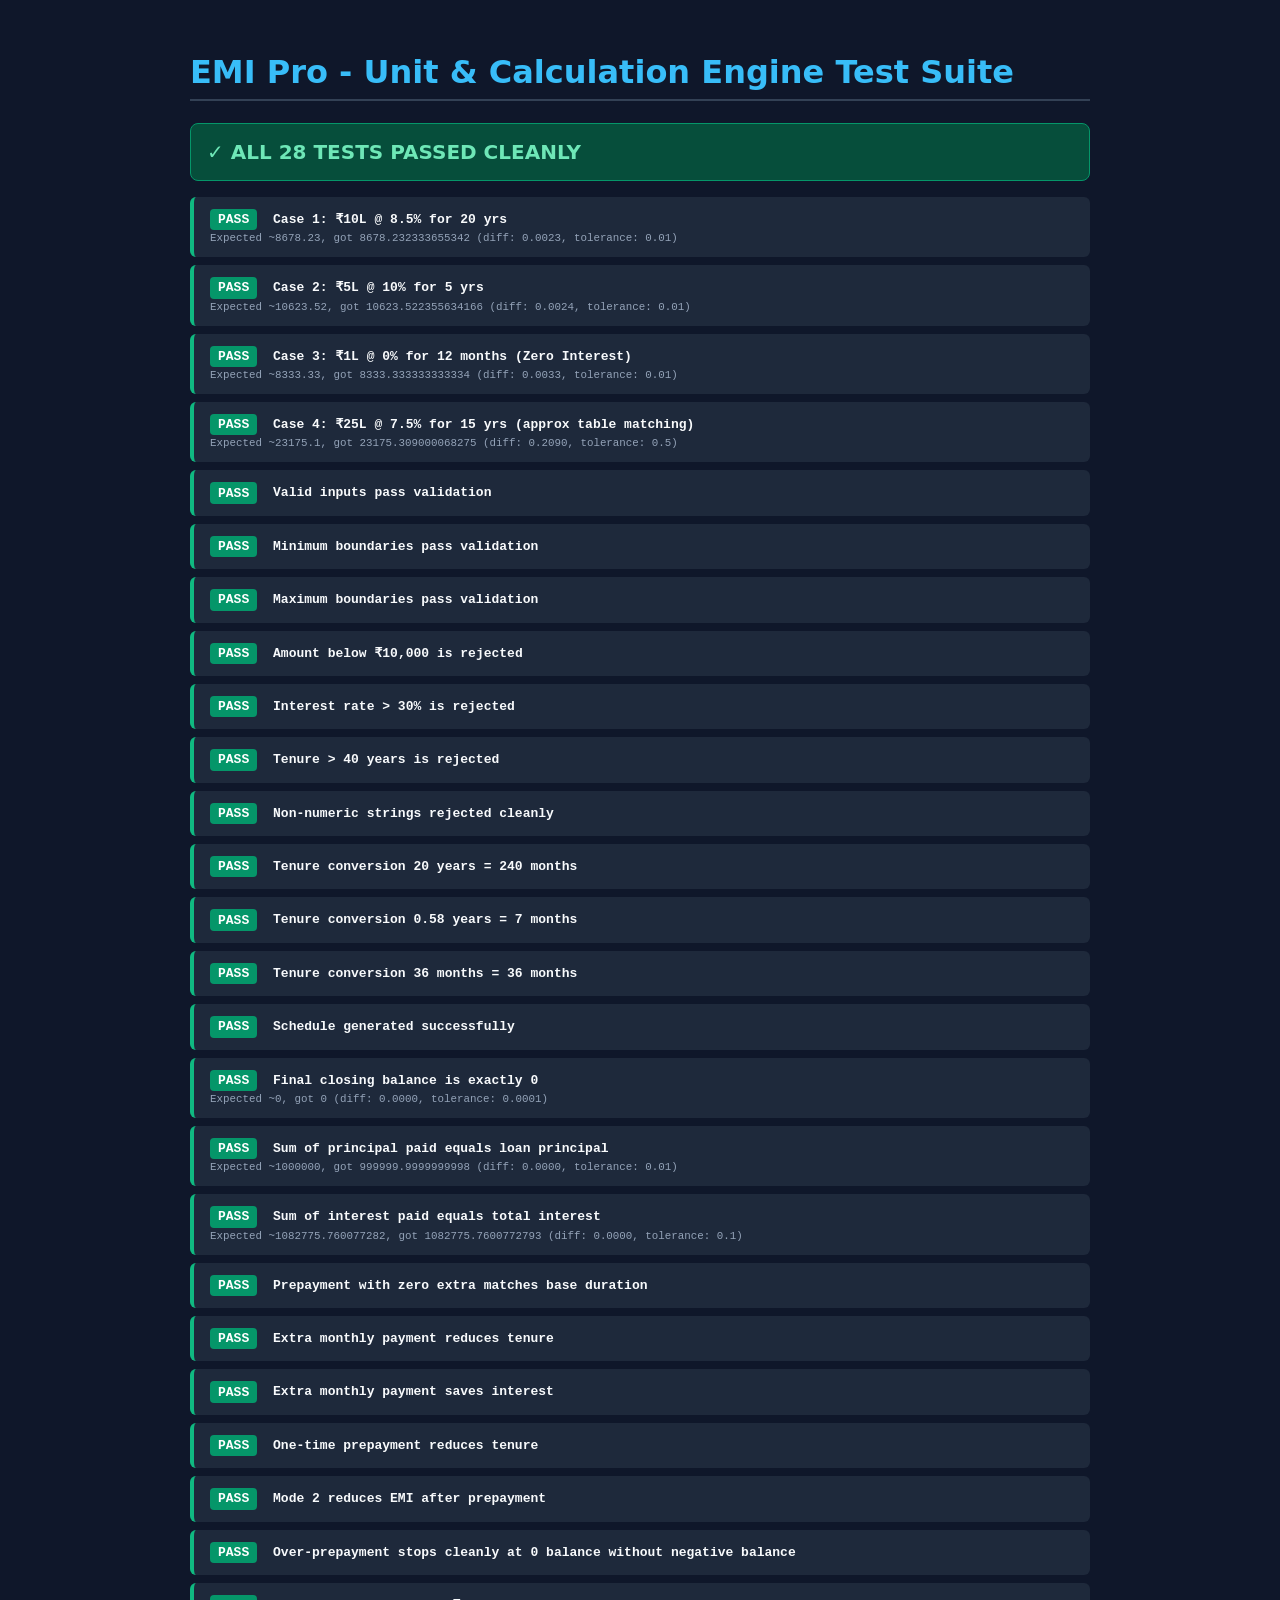
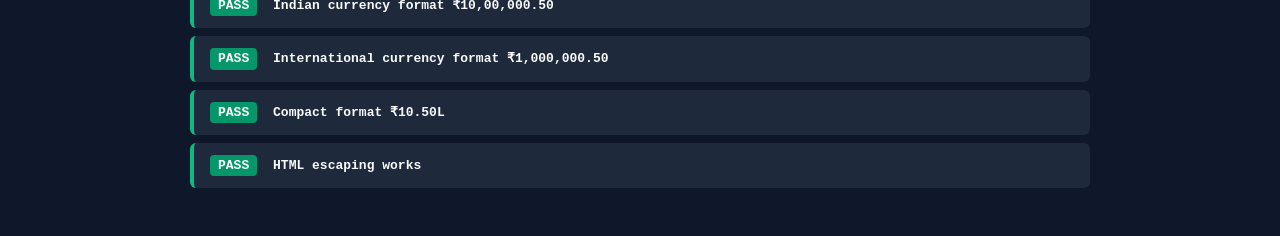
<file: emi-calculator/tests.html>
<!DOCTYPE html>
<html lang="en">
<head>
  <meta charset="UTF-8">
  <meta name="viewport" content="width=device-width, initial-scale=1.0">
  <title>EMI Pro - Dev Test Runner</title>
  <style>
    body {
      font-family: system-ui, -apple-system, sans-serif;
      background: #0f172a;
      color: #f8fafc;
      padding: 2rem;
      max-width: 900px;
      margin: 0 auto;
    }
    h1 { color: #38bdf8; border-bottom: 2px solid #334155; padding-bottom: 0.5rem; }
    .summary {
      font-size: 1.25rem;
      font-weight: bold;
      margin: 1rem 0;
      padding: 1rem;
      border-radius: 8px;
    }
    .summary.pass { background: #064e3b; color: #6ee7b7; border: 1px solid #059669; }
    .summary.fail { background: #7f1d1d; color: #fca5a5; border: 1px solid #dc2626; }
    ul { list-style: none; padding: 0; }
    li {
      padding: 0.75rem 1rem;
      margin-bottom: 0.5rem;
      border-radius: 6px;
      font-family: monospace;
    }
    li.PASS { background: #1e293b; border-left: 4px solid #10b981; }
    li.FAIL { background: #1e293b; border-left: 4px solid #ef4444; }
    .badge {
      display: inline-block;
      padding: 0.2rem 0.5rem;
      border-radius: 4px;
      font-weight: bold;
      margin-right: 0.5rem;
    }
    .badge.PASS { background: #059669; color: white; }
    .badge.FAIL { background: #dc2626; color: white; }
  </style>
</head>
<body>
  <h1>EMI Pro - Unit & Calculation Engine Test Suite</h1>
  <div id="summary" class="summary">Running tests...</div>
  <ul id="test-list"></ul>

  <script src="script.js"></script>
  <script src="tests.js"></script>
  <script>
    document.addEventListener('DOMContentLoaded', () => {
      if (window.runEMIProTests) {
        const { passCount, failCount, testResults } = window.runEMIProTests();
        const summaryEl = document.getElementById('summary');
        const listEl = document.getElementById('test-list');

        if (failCount === 0) {
          summaryEl.className = 'summary pass';
          summaryEl.textContent = `✓ ALL ${passCount} TESTS PASSED CLEANLY`;
        } else {
          summaryEl.className = 'summary fail';
          summaryEl.textContent = `✗ ${failCount} FAILED out of ${passCount + failCount} tests`;
        }

        testResults.forEach(res => {
          const li = document.createElement('li');
          li.className = res.status;
          li.innerHTML = `<span class="badge ${res.status}">${res.status}</span> <strong>${res.description}</strong> ${res.details ? '<br><small style="color:#94a3b8">'+res.details+'</small>' : ''}`;
          listEl.appendChild(li);
        });
      }
    });
  </script>
</body>
</html>
</file>
<file: emi-calculator/style.css>
/* ==========================================================================
   EMI PRO - EDITORIAL FINTECH DESIGN SYSTEM
   Exact Reference Palette:
   - Vibrant Orange-Red: #E43D12
   - Rose Pink:          #D6536D
   - Soft Pink:          #FFA2B6
   - Golden Yellow:      #EFB11D
   - Warm Off-White:     #EBE9E1
   - White:              #FFFFFF
   - Primary Text:       #252525
   - Secondary Text:     #625E58
   - Border:             #D8D4CC
   - Success Green:      #238636
   - Error Red:          #B42318
   ========================================================================== */

/* --- 1. CSS VARIABLES & THEMES --- */
:root {
  /* Exact Reference Color Palette */
  --color-primary: #E43D12;
  --color-primary-hover: #c9320b;
  --color-secondary: #D6536D;
  --color-secondary-hover: #b83f56;
  --color-pink: #FFA2B6;
  --color-yellow: #EFB11D;
  --color-yellow-hover: #d99f16;
  --color-background: #EBE9E1;
  --color-card-bg: #FFFFFF;
  --color-card-hover: #F7F5F0;
  --color-text: #252525;
  --color-muted: #625E58;
  --color-border: #D8D4CC;
  --color-success: #238636;
  --color-success-bg: #E6F4EA;
  --color-error: #B42318;
  --color-error-bg: #FDF2F2;

  /* Legacy mappings for components */
  --primary: var(--color-primary);
  --primary-hover: var(--color-primary-hover);
  --primary-light: #FCE8E3;
  --bg: var(--color-background);
  --card-bg: var(--color-card-bg);
  --card-hover: var(--color-card-hover);
  --text: var(--color-text);
  --text-secondary: var(--color-muted);
  --text-muted: #8A857D;
  --border: var(--color-border);
  --border-focus: var(--color-primary);
  --success: var(--color-success);
  --success-bg: var(--color-success-bg);
  --warning: var(--color-yellow);
  --warning-bg: #FEF7E6;
  --error: var(--color-error);
  --error-bg: var(--color-error-bg);

  /* Chart Accent Colors */
  --chart-principal: #E43D12;
  --chart-interest: #D6536D;
  --chart-accent: #FFA2B6;
  --chart-bar-bg: #D8D4CC;

  /* Design Tokens */
  --font-family: -apple-system, BlinkMacSystemFont, "Segoe UI", Roboto, Helvetica, Arial, sans-serif;
  --font-editorial: "Impact", -apple-system, BlinkMacSystemFont, "Segoe UI", Roboto, sans-serif;
  --radius-sm: 6px;
  --radius-md: 12px;
  --radius-lg: 16px;
  --radius-full: 9999px;

  --shadow-sm: 0 1px 3px rgba(37, 37, 37, 0.05);
  --shadow-md: 0 4px 12px rgba(37, 37, 37, 0.08);
  --shadow-lg: 0 10px 25px rgba(37, 37, 37, 0.12);

  --transition-fast: 0.15s ease;
  --transition-normal: 0.25s ease;
}

[data-theme="dark"] {
  /* Exact Dark Theme Requirements */
  --color-background: #191716;
  --color-card-bg: #252220;
  --color-card-hover: #312D2A;
  --color-text: #F5F3EE;
  --color-muted: #C4BFB7;
  --color-border: #45403B;
  --color-primary: #E43D12;
  --color-secondary: #D6536D;
  --color-yellow: #EFB11D;
  --color-pink: #FFA2B6;

  --primary: var(--color-primary);
  --primary-hover: var(--color-primary-hover);
  --primary-light: #3D1C16;
  --bg: var(--color-background);
  --card-bg: var(--color-card-bg);
  --card-hover: var(--color-card-hover);
  --text: var(--color-text);
  --text-secondary: var(--color-muted);
  --text-muted: #99938B;
  --border: var(--color-border);
  --border-focus: var(--color-primary);

  --success: #2EA043;
  --success-bg: #11281A;
  --warning: #EFB11D;
  --warning-bg: #33270A;
  --error: #F85149;
  --error-bg: #3C1618;

  --chart-principal: #E43D12;
  --chart-interest: #D6536D;
  --chart-accent: #FFA2B6;
  --chart-bar-bg: #45403B;

  --shadow-sm: 0 1px 3px rgba(0, 0, 0, 0.3);
  --shadow-md: 0 4px 12px rgba(0, 0, 0, 0.4);
  --shadow-lg: 0 10px 25px rgba(0, 0, 0, 0.5);
}

/* --- 2. BASE & RESET --- */
*, *::before, *::after {
  box-sizing: border-box;
  margin: 0;
  padding: 0;
}

html {
  scroll-behavior: smooth;
  font-size: 16px;
}

body {
  font-family: var(--font-family);
  background-color: var(--color-background);
  color: var(--color-text);
  line-height: 1.5;
  -webkit-font-smoothing: antialiased;
  min-height: 100vh;
  display: flex;
  flex-direction: column;
}

/* Reduced Motion */
@media (prefers-reduced-motion: reduce) {
  html { scroll-behavior: auto; }
  *, *::before, *::after {
    animation-duration: 0.01ms !important;
    animation-iteration-count: 1 !important;
    transition-duration: 0.01ms !important;
  }
}

:focus-visible {
  outline: 3px solid var(--color-primary);
  outline-offset: 2px;
}

.skip-link {
  position: absolute;
  top: -40px;
  left: 10px;
  background: var(--color-primary);
  color: white;
  padding: 8px 16px;
  z-index: 1000;
  border-radius: var(--radius-sm);
  transition: top var(--transition-fast);
  text-decoration: none;
  font-weight: 600;
}
.skip-link:focus { top: 10px; }

/* --- 3. LAYOUT CONTAINER --- */
.container {
  width: 100%;
  max-width: 1240px;
  margin: 0 auto;
  padding: 0 1.5rem;
}

/* --- 4. NAVIGATION BAR --- */
.navbar {
  position: sticky;
  top: 0;
  z-index: 100;
  background-color: var(--color-background);
  border-bottom: 2px solid var(--color-border);
}

.navbar .container {
  display: flex;
  align-items: center;
  justify-content: space-between;
  height: 72px;
}

.brand {
  display: flex;
  align-items: center;
  gap: 0.75rem;
  text-decoration: none;
  color: var(--color-primary);
}

.brand-icon {
  width: 38px;
  height: 38px;
  background: var(--color-primary);
  border-radius: var(--radius-sm);
  display: flex;
  align-items: center;
  justify-content: center;
  color: white;
}

.brand-title {
  font-size: 1.4rem;
  font-weight: 900;
  letter-spacing: -0.03em;
  color: var(--color-primary);
  text-transform: uppercase;
}

.brand-tagline {
  font-size: 0.75rem;
  color: var(--color-muted);
  font-weight: 600;
}

.nav-links {
  display: flex;
  align-items: center;
  gap: 1.75rem;
  list-style: none;
}

.nav-link {
  text-decoration: none;
  color: var(--color-text);
  font-weight: 700;
  font-size: 0.95rem;
  padding: 0.4rem 0.6rem;
  border-radius: var(--radius-sm);
  transition: color var(--transition-fast);
}

.nav-link:hover, .nav-link.active {
  color: var(--color-primary);
}

.nav-actions {
  display: flex;
  align-items: center;
  gap: 0.75rem;
}

.btn-icon {
  background: transparent;
  border: 1px solid var(--color-border);
  color: var(--color-text);
  width: 40px;
  height: 40px;
  border-radius: var(--radius-md);
  display: flex;
  align-items: center;
  justify-content: center;
  cursor: pointer;
  transition: background-color var(--transition-fast), border-color var(--transition-fast);
}

.btn-icon:hover {
  background-color: var(--color-card-hover);
  border-color: var(--color-primary);
}

.mobile-menu-btn {
  display: none;
}

.mobile-nav {
  display: none;
  flex-direction: column;
  background: var(--color-background);
  border-bottom: 2px solid var(--color-border);
  padding: 1rem 1.5rem;
  gap: 0.75rem;
}

.mobile-nav.open {
  display: flex;
}

/* --- 5. BUTTON STYLING --- */
.btn {
  display: inline-flex;
  align-items: center;
  justify-content: center;
  gap: 0.5rem;
  padding: 0.85rem 1.5rem;
  font-size: 0.95rem;
  font-weight: 700;
  border-radius: var(--radius-md);
  border: 2px solid transparent;
  cursor: pointer;
  transition: all var(--transition-fast);
  text-decoration: none;
  letter-spacing: 0.01em;
}

/* Primary Button: #E43D12 */
.btn-primary {
  background-color: var(--color-primary);
  color: #FFFFFF;
}
.btn-primary:hover {
  background-color: var(--color-primary-hover);
  transform: translateY(-1px);
}

/* Secondary Button: #D6536D */
.btn-secondary {
  background-color: var(--color-secondary);
  color: #FFFFFF;
}
.btn-secondary:hover {
  background-color: var(--color-secondary-hover);
  transform: translateY(-1px);
}

/* Golden Yellow Highlight Button */
.btn-yellow {
  background-color: var(--color-yellow);
  color: #252525;
}
.btn-yellow:hover {
  background-color: var(--color-yellow-hover);
}

/* Outline Button */
.btn-outline {
  background: transparent;
  border-color: var(--color-primary);
  color: var(--color-primary);
}
.btn-outline:hover {
  background: #FCE8E3;
}
[data-theme="dark"] .btn-outline:hover {
  background: #3D1C16;
}

.btn-sm {
  padding: 0.45rem 0.9rem;
  font-size: 0.85rem;
  border-radius: var(--radius-sm);
}

.btn-danger {
  background-color: var(--color-error);
  color: white;
}

/* --- 6. BOLD EDITORIAL HERO SECTION --- */
.hero {
  padding: 4.5rem 0 3.5rem;
  background-color: var(--color-background);
  border-bottom: 2px solid var(--color-border);
}

.hero-grid {
  display: grid;
  grid-template-columns: 1.3fr 0.7fr;
  gap: 3rem;
  align-items: center;
}

.hero-title {
  font-family: var(--font-editorial);
  font-size: 4.5rem;
  font-weight: 900;
  line-height: 0.95;
  letter-spacing: -0.04em;
  color: var(--color-primary);
  text-transform: uppercase;
  margin-bottom: 1.25rem;
}

.hero-title .highlight-title {
  color: var(--color-text);
  display: block;
}

.hero-desc {
  font-size: 1.2rem;
  color: var(--color-muted);
  margin-bottom: 2.25rem;
  max-width: 580px;
  font-weight: 500;
  line-height: 1.6;
}

.hero-ctas {
  display: flex;
  gap: 1rem;
  margin-bottom: 2.5rem;
  flex-wrap: wrap;
}

.hero-highlights {
  display: grid;
  grid-template-columns: repeat(3, 1fr);
  gap: 1rem;
}

.highlight-card {
  background: var(--color-card-bg);
  padding: 1rem;
  border-radius: var(--radius-md);
  border: 2px solid var(--color-border);
  display: flex;
  align-items: center;
  gap: 0.75rem;
}

.highlight-icon {
  width: 36px;
  height: 36px;
  border-radius: var(--radius-sm);
  background: var(--color-pink);
  color: var(--color-text);
  display: flex;
  align-items: center;
  justify-content: center;
  font-weight: bold;
  flex-shrink: 0;
}

.highlight-text {
  font-size: 0.85rem;
  font-weight: 700;
  line-height: 1.3;
}

.hero-illustration {
  display: flex;
  justify-content: center;
  align-items: center;
}

.hero-illustration svg {
  width: 100%;
  max-width: 380px;
  height: auto;
}

/* --- 7. CARDS & SECTIONS --- */
.section {
  padding: 3.5rem 0;
}

.section-header {
  margin-bottom: 2rem;
}

.section-title {
  font-size: 2rem;
  font-weight: 900;
  letter-spacing: -0.03em;
  margin-bottom: 0.4rem;
  color: var(--color-text);
  text-transform: uppercase;
}

.section-desc {
  color: var(--color-muted);
  font-size: 1.05rem;
  font-weight: 500;
}

.card {
  background-color: var(--color-card-bg);
  border-radius: var(--radius-lg);
  border: 2px solid var(--color-border);
  box-shadow: var(--shadow-sm);
  padding: 2rem;
  transition: box-shadow var(--transition-normal);
}

.calc-dashboard-grid {
  display: grid;
  grid-template-columns: 1fr 1fr;
  gap: 2rem;
  align-items: start;
}

/* --- 8. CALCULATOR FORM & INPUTS --- */
.form-group {
  margin-bottom: 1.5rem;
}

.form-label-row {
  display: flex;
  justify-content: space-between;
  align-items: center;
  margin-bottom: 0.5rem;
}

.form-label {
  font-weight: 700;
  font-size: 0.95rem;
  color: var(--color-text);
}

.input-formatted-badge {
  font-size: 0.85rem;
  color: var(--color-primary);
  font-weight: 700;
  background-color: var(--color-pink);
  padding: 0.2rem 0.6rem;
  border-radius: var(--radius-sm);
}

.input-container {
  position: relative;
  display: flex;
  align-items: center;
}

.input-prefix, .input-suffix {
  position: absolute;
  color: var(--color-muted);
  font-weight: 700;
  font-size: 0.95rem;
  pointer-events: none;
}

.input-prefix { left: 1rem; }
.input-suffix { right: 1rem; }

.form-input {
  width: 100%;
  padding: 0.8rem 1rem;
  font-size: 1rem;
  font-family: inherit;
  font-weight: 600;
  background-color: var(--color-card-bg);
  border: 2px solid var(--color-border);
  border-radius: var(--radius-md);
  color: var(--color-text);
  transition: border-color var(--transition-fast);
}

.form-input.has-prefix { padding-left: 2.2rem; }
.form-input.has-suffix { padding-right: 3rem; }

.form-input:focus {
  border-color: var(--color-primary);
  outline: none;
}

.form-input.is-invalid {
  border-color: var(--color-error);
  background-color: var(--color-error-bg);
}

.error-msg {
  color: var(--color-error);
  font-size: 0.85rem;
  margin-top: 0.4rem;
  display: flex;
  align-items: center;
  gap: 0.3rem;
  font-weight: 600;
}

/* Range Slider Styling */
.slider-container {
  margin-top: 0.75rem;
}

.form-slider {
  width: 100%;
  height: 8px;
  -webkit-appearance: none;
  appearance: none;
  background: var(--color-border);
  border-radius: var(--radius-full);
  outline: none;
}

.form-slider::-webkit-slider-thumb {
  -webkit-appearance: none;
  appearance: none;
  width: 22px;
  height: 22px;
  border-radius: 50%;
  background: var(--color-primary);
  cursor: pointer;
  box-shadow: 0 2px 6px rgba(0,0,0,0.2);
  transition: transform var(--transition-fast);
}

.form-slider::-webkit-slider-thumb:hover {
  transform: scale(1.15);
}

.slider-labels {
  display: flex;
  justify-content: space-between;
  font-size: 0.75rem;
  color: var(--color-muted);
  font-weight: 600;
  margin-top: 0.3rem;
}

/* Unit Toggle Switch */
.unit-toggle-group {
  display: inline-flex;
  background: var(--color-background);
  border: 2px solid var(--color-border);
  border-radius: var(--radius-sm);
  padding: 2px;
}

.unit-toggle-btn {
  background: transparent;
  border: none;
  padding: 0.3rem 0.75rem;
  font-size: 0.85rem;
  font-weight: 700;
  color: var(--color-muted);
  border-radius: var(--radius-sm);
  cursor: pointer;
}

.unit-toggle-btn.active {
  background: var(--color-primary);
  color: #FFFFFF;
}

/* Presets Bar */
.presets-bar {
  display: flex;
  gap: 0.5rem;
  flex-wrap: wrap;
  margin-bottom: 1.5rem;
}

.preset-btn {
  background: var(--color-background);
  border: 2px solid var(--color-border);
  color: var(--color-text);
  padding: 0.4rem 0.85rem;
  border-radius: var(--radius-full);
  font-size: 0.85rem;
  font-weight: 700;
  cursor: pointer;
  transition: all var(--transition-fast);
}

.preset-btn:hover, .preset-btn.active {
  background: var(--color-primary);
  color: #FFFFFF;
  border-color: var(--color-primary);
}

.preset-notice {
  font-size: 0.85rem;
  color: var(--color-success);
  background: var(--color-success-bg);
  padding: 0.5rem 0.8rem;
  border-radius: var(--radius-sm);
  margin-bottom: 1rem;
  display: flex;
  align-items: center;
  justify-content: space-between;
  font-weight: 600;
}

.form-actions {
  display: flex;
  gap: 0.75rem;
  flex-wrap: wrap;
  margin-top: 2rem;
}

/* --- 9. SPECIFIC COLOUR RESULT CARDS --- */
.results-grid {
  display: grid;
  grid-template-columns: 1fr 1fr;
  gap: 1.25rem;
}

.result-card {
  padding: 1.5rem;
  border-radius: var(--radius-md);
  display: flex;
  flex-direction: column;
}

/* 1. Monthly EMI Highlight Card: #E43D12 */
.result-card.highlight {
  grid-column: span 2;
  background-color: #E43D12 !important;
  color: #FFFFFF !important;
  border: none;
  box-shadow: 0 8px 20px rgba(228, 61, 18, 0.3);
}

.result-card.highlight .result-label,
.result-card.highlight .result-sub {
  color: rgba(255, 255, 255, 0.9) !important;
}

.result-card.highlight .result-value {
  color: #FFFFFF !important;
  font-size: 2.5rem;
  font-weight: 900;
}

/* 2. Total Interest Card: #D6536D */
.result-card.interest-card {
  background-color: #D6536D !important;
  color: #FFFFFF !important;
  border: none;
}
.result-card.interest-card .result-label,
.result-card.interest-card .result-sub {
  color: rgba(255, 255, 255, 0.9) !important;
}
.result-card.interest-card .result-value {
  color: #FFFFFF !important;
}

/* 3. Total Repayment Card: #EFB11D */
.result-card.repayment-card {
  background-color: #EFB11D !important;
  color: #252525 !important;
  border: none;
}
.result-card.repayment-card .result-label,
.result-card.repayment-card .result-sub {
  color: rgba(37, 37, 37, 0.85) !important;
}
.result-card.repayment-card .result-value {
  color: #252525 !important;
}

/* 4. Principal Amount Card: #FFFFFF */
.result-card.principal-card {
  background-color: #FFFFFF !important;
  color: #252525 !important;
  border: 2px solid #D8D4CC !important;
}
[data-theme="dark"] .result-card.principal-card {
  background-color: #252220 !important;
  color: #F5F3EE !important;
  border: 2px solid #45403B !important;
}

.result-header {
  display: flex;
  justify-content: space-between;
  align-items: center;
  margin-bottom: 0.5rem;
}

.result-label {
  font-size: 0.85rem;
  font-weight: 800;
  text-transform: uppercase;
  letter-spacing: 0.05em;
}

.result-value {
  font-size: 1.6rem;
  font-weight: 900;
  letter-spacing: -0.02em;
  margin-bottom: 0.25rem;
}

.result-sub {
  font-size: 0.85rem;
  font-weight: 600;
}

.estimate-notice {
  font-size: 0.8rem;
  color: var(--color-muted);
  margin-top: 1rem;
  text-align: center;
  font-style: italic;
}

/* --- 10. REPAYMENT BREAKDOWN CHART --- */
.breakdown-grid {
  display: grid;
  grid-template-columns: 1fr 1fr;
  gap: 2rem;
  align-items: center;
}

.chart-container {
  position: relative;
  width: 100%;
  max-width: 320px;
  margin: 0 auto;
  aspect-ratio: 1;
}

.chart-container canvas {
  display: block;
  width: 100% !important;
  height: 100% !important;
  max-width: 100%;
}

.chart-legend {
  display: flex;
  flex-direction: column;
  gap: 1rem;
}

.legend-item {
  display: flex;
  align-items: center;
  justify-content: space-between;
  padding: 0.85rem 1.1rem;
  background: var(--color-card-bg);
  border-radius: var(--radius-md);
  border: 2px solid var(--color-border);
}

.legend-left {
  display: flex;
  align-items: center;
  gap: 0.75rem;
}

.legend-color {
  width: 16px;
  height: 16px;
  border-radius: 4px;
}

.legend-color.principal { background: #E43D12; }
.legend-color.interest { background: #D6536D; }

.legend-title {
  font-weight: 700;
  font-size: 0.95rem;
}

.legend-val {
  font-weight: 800;
  font-size: 1.05rem;
}

.composition-bar-container {
  margin-top: 1.5rem;
}

.composition-bar {
  display: flex;
  height: 22px;
  border-radius: var(--radius-full);
  overflow: hidden;
  background: var(--color-border);
  margin-bottom: 0.5rem;
}

.comp-segment {
  height: 100%;
  transition: width var(--transition-normal);
}
.comp-segment.principal { background: #E43D12; }
.comp-segment.interest { background: #D6536D; }

.comp-labels {
  display: flex;
  justify-content: space-between;
  font-size: 0.85rem;
  font-weight: 700;
}

/* --- 11. LOAN COMPARISON --- */
.comparison-grid {
  display: grid;
  grid-template-columns: 1fr 1fr;
  gap: 2rem;
}

.scenario-header {
  display: flex;
  justify-content: space-between;
  align-items: center;
  margin-bottom: 1.25rem;
  padding-bottom: 0.75rem;
  border-bottom: 2px solid var(--color-border);
}

.scenario-badge {
  padding: 0.25rem 0.75rem;
  border-radius: var(--radius-sm);
  font-size: 0.8rem;
  font-weight: 800;
  text-transform: uppercase;
}
.scenario-badge.a { background: #FCE8E3; color: #E43D12; }
.scenario-badge.b { background: #FDE8ED; color: #D6536D; }

.comparison-diff-card {
  margin-top: 2rem;
  background: var(--color-card-bg);
  border: 2px solid var(--color-border);
  border-radius: var(--radius-lg);
  padding: 1.75rem;
}

.diff-grid {
  display: grid;
  grid-template-columns: repeat(3, 1fr);
  gap: 1rem;
  margin-top: 1rem;
  text-align: center;
}

.diff-box {
  background: var(--color-background);
  padding: 1rem;
  border-radius: var(--radius-md);
  border: 2px solid var(--color-border);
}

.diff-label { font-size: 0.8rem; color: var(--color-muted); font-weight: 700; }
.diff-val { font-size: 1.25rem; font-weight: 900; margin-top: 0.25rem; }
.diff-val.positive { color: var(--color-error); }
.diff-val.negative { color: var(--color-success); }

/* --- 12. AMORTIZATION SCHEDULE --- */
.schedule-controls {
  display: flex;
  justify-content: space-between;
  align-items: center;
  margin-bottom: 1.5rem;
  flex-wrap: wrap;
  gap: 1rem;
}

.schedule-tabs {
  display: flex;
  gap: 0.5rem;
  background: var(--color-background);
  padding: 4px;
  border-radius: var(--radius-md);
  border: 2px solid var(--color-border);
}

.tab-btn {
  background: transparent;
  border: none;
  padding: 0.4rem 1rem;
  font-weight: 700;
  font-size: 0.9rem;
  color: var(--color-muted);
  border-radius: var(--radius-sm);
  cursor: pointer;
}

.tab-btn.active {
  background: var(--color-primary);
  color: #FFFFFF;
}

.table-responsive {
  width: 100%;
  overflow-x: auto;
  border-radius: var(--radius-md);
  border: 2px solid var(--color-border);
  max-height: 500px;
  overflow-y: auto;
}

.data-table {
  width: 100%;
  border-collapse: collapse;
  text-align: right;
  font-size: 0.9rem;
}

.data-table th, .data-table td {
  padding: 0.8rem 1rem;
  border-bottom: 1px solid var(--color-border);
  white-space: nowrap;
}

.data-table th {
  position: sticky;
  top: 0;
  background: var(--color-card-bg);
  color: var(--color-muted);
  font-weight: 800;
  font-size: 0.8rem;
  text-transform: uppercase;
  z-index: 10;
  border-bottom: 2px solid var(--color-border);
}

.data-table th:first-child, .data-table td:first-child { text-align: left; }
.data-table tr:hover { background-color: var(--color-card-hover); }

.data-table tr.final-row {
  background-color: #FCE8E3;
  font-weight: 800;
}
[data-theme="dark"] .data-table tr.final-row {
  background-color: #3D1C16;
}

.data-table tr.total-row {
  background-color: var(--color-background);
  font-weight: 900;
  border-top: 2px solid var(--color-border);
}

.pagination {
  display: flex;
  justify-content: space-between;
  align-items: center;
  margin-top: 1rem;
  flex-wrap: wrap;
  gap: 1rem;
}

.page-btn {
  background: var(--color-card-bg);
  border: 2px solid var(--color-border);
  padding: 0.35rem 0.85rem;
  border-radius: var(--radius-sm);
  cursor: pointer;
  color: var(--color-text);
  font-weight: 700;
}
.page-btn:disabled { opacity: 0.5; cursor: not-allowed; }

/* --- 13. PREPAYMENT SIMULATOR --- */
.simulator-results {
  display: grid;
  grid-template-columns: repeat(4, 1fr);
  gap: 1rem;
  margin-top: 1.5rem;
}

.sim-box {
  background: var(--color-background);
  border: 2px solid var(--color-border);
  border-radius: var(--radius-md);
  padding: 1.1rem;
  text-align: center;
}

.sim-box.highlight {
  background: var(--color-success-bg);
  border-color: var(--color-success);
}
.sim-box.highlight .sim-val { color: var(--color-success); }

.sim-label { font-size: 0.8rem; color: var(--color-muted); font-weight: 700; }
.sim-val { font-size: 1.3rem; font-weight: 900; margin-top: 0.25rem; }

/* --- 14. FINANCIAL INSIGHTS SPECIFIC CARDS --- */
.insights-grid {
  display: grid;
  grid-template-columns: repeat(3, 1fr);
  gap: 1.25rem;
}

/* Card 1: Soft Pink #FFA2B6 */
.insight-card.card-pink {
  background-color: #FFA2B6 !important;
  color: #252525 !important;
  border: none;
}
.insight-card.card-pink p { color: #3A3530 !important; }

/* Card 2: Golden Yellow #EFB11D */
.insight-card.card-yellow {
  background-color: #EFB11D !important;
  color: #252525 !important;
  border: none;
}
.insight-card.card-yellow p { color: #3A3530 !important; }

/* Card 3: Rose Pink #D6536D with white text */
.insight-card.card-rose {
  background-color: #D6536D !important;
  color: #FFFFFF !important;
  border: none;
}
.insight-card.card-rose p { color: rgba(255, 255, 255, 0.9) !important; }

.insight-card {
  border-radius: var(--radius-md);
  padding: 1.5rem;
  display: flex;
  align-items: flex-start;
  gap: 1rem;
}

.insight-icon {
  width: 42px;
  height: 42px;
  border-radius: var(--radius-sm);
  background: rgba(255, 255, 255, 0.3);
  display: flex;
  align-items: center;
  justify-content: center;
  font-weight: bold;
  flex-shrink: 0;
}

.insight-content h4 { font-size: 1.05rem; font-weight: 800; margin-bottom: 0.4rem; }
.insight-content p { font-size: 0.9rem; font-weight: 600; line-height: 1.5; }

/* What-if Card */
.what-if-card {
  margin-top: 2rem;
  background: #E43D12;
  color: white;
  border-radius: var(--radius-lg);
  padding: 2rem;
}

.what-if-card .form-label { color: white; }
.what-if-card .slider-labels { color: rgba(255, 255, 255, 0.85); }

.what-if-results {
  display: flex;
  gap: 2rem;
  margin-top: 1.25rem;
  background: rgba(0, 0, 0, 0.15);
  padding: 1.25rem;
  border-radius: var(--radius-md);
}

.what-if-stat { flex: 1; }
.what-if-stat-label { font-size: 0.8rem; text-transform: uppercase; font-weight: 700; opacity: 0.9; }
.what-if-stat-val { font-size: 1.6rem; font-weight: 900; }

/* --- 15. SAVED SCENARIOS --- */
.saved-list {
  display: grid;
  grid-template-columns: repeat(auto-fill, minmax(280px, 1fr));
  gap: 1.25rem;
  margin-top: 1.5rem;
}

.saved-card {
  background: var(--color-card-bg);
  border: 2px solid var(--color-border);
  border-radius: var(--radius-md);
  padding: 1.25rem;
  display: flex;
  flex-direction: column;
  justify-content: space-between;
}

.saved-title-row {
  display: flex;
  justify-content: space-between;
  align-items: center;
  margin-bottom: 0.5rem;
}

.saved-title { font-weight: 800; font-size: 1.05rem; }
.saved-date { font-size: 0.75rem; color: var(--color-muted); font-weight: 600; }

.saved-details {
  font-size: 0.85rem;
  color: var(--color-muted);
  margin-bottom: 1rem;
}

.saved-actions {
  display: flex;
  gap: 0.5rem;
}

/* --- 16. FAQ ACCORDION --- */
.faq-list {
  display: flex;
  flex-direction: column;
  gap: 1rem;
  max-width: 840px;
  margin: 0 auto;
}

.faq-item {
  background: var(--color-card-bg);
  border: 2px solid var(--color-border);
  border-radius: var(--radius-md);
  overflow: hidden;
}

.faq-button {
  width: 100%;
  padding: 1.25rem;
  background: transparent;
  border: none;
  text-align: left;
  font-weight: 800;
  font-size: 1.05rem;
  color: var(--color-text);
  display: flex;
  justify-content: space-between;
  align-items: center;
  cursor: pointer;
}

.faq-icon { transition: transform var(--transition-fast); }
.faq-button[aria-expanded="true"] .faq-icon { transform: rotate(180deg); }

.faq-panel {
  padding: 0 1.25rem 1.25rem;
  color: var(--color-muted);
  font-size: 0.95rem;
  line-height: 1.6;
  display: none;
  font-weight: 500;
}
.faq-panel.open { display: block; }

/* --- 17. MODAL DIALOGS --- */
.modal-overlay {
  position: fixed;
  top: 0;
  left: 0;
  width: 100%;
  height: 100%;
  background: rgba(0, 0, 0, 0.55);
  backdrop-filter: blur(4px);
  z-index: 1000;
  display: flex;
  align-items: center;
  justify-content: center;
  opacity: 0;
  pointer-events: none;
  transition: opacity var(--transition-fast);
}

.modal-overlay.active {
  opacity: 1;
  pointer-events: auto;
}

.modal-dialog {
  background: var(--color-card-bg);
  border-radius: var(--radius-lg);
  border: 2px solid var(--color-border);
  box-shadow: var(--shadow-lg);
  width: 90%;
  max-width: 480px;
  padding: 2rem;
  transform: scale(0.95);
  transition: transform var(--transition-fast);
}

.modal-overlay.active .modal-dialog { transform: scale(1); }

.modal-header {
  display: flex;
  justify-content: space-between;
  align-items: center;
  margin-bottom: 1.25rem;
}

.modal-title { font-size: 1.3rem; font-weight: 800; }

.modal-actions {
  display: flex;
  justify-content: flex-end;
  gap: 0.75rem;
  margin-top: 1.5rem;
}

/* --- 18. FOOTER --- */
.footer {
  background: var(--color-card-bg);
  border-top: 2px solid var(--color-border);
  padding: 3.5rem 0 1.5rem;
  margin-top: auto;
}

.footer-grid {
  display: grid;
  grid-template-columns: 2fr 1fr 1fr;
  gap: 3rem;
  margin-bottom: 2rem;
}

.footer-disclaimer {
  font-size: 0.85rem;
  color: var(--color-muted);
  line-height: 1.5;
  margin-top: 1rem;
}

.footer-links {
  list-style: none;
  display: flex;
  flex-direction: column;
  gap: 0.5rem;
}

.footer-links a {
  color: var(--color-muted);
  text-decoration: none;
  font-size: 0.9rem;
  font-weight: 600;
}

.footer-links a:hover { color: var(--color-primary); }

.footer-bottom {
  text-align: center;
  padding-top: 1.5rem;
  border-top: 1px solid var(--color-border);
  font-size: 0.85rem;
  color: var(--color-muted);
  font-weight: 600;
}

/* --- 19. RESPONSIVE BREAKPOINTS --- */
@media (max-width: 1024px) {
  .hero-title { font-size: 3.5rem; }
  .hero-grid { grid-template-columns: 1fr; }
  .hero-illustration { display: none; }
  .calc-dashboard-grid { grid-template-columns: 1fr; }
  .comparison-grid { grid-template-columns: 1fr; }
  .insights-grid { grid-template-columns: 1fr 1fr; }
  .footer-grid { grid-template-columns: 1fr 1fr; }
}

@media (max-width: 768px) {
  .nav-links { display: none; }
  .mobile-menu-btn { display: flex; }
  .hero-title { font-size: 2.75rem; }
  .hero-highlights { grid-template-columns: 1fr; }
  .breakdown-grid { grid-template-columns: 1fr; }
  .results-grid { grid-template-columns: 1fr; }
  .result-card.highlight { grid-column: span 1; }
  .diff-grid { grid-template-columns: 1fr; }
  .simulator-results { grid-template-columns: 1fr 1fr; }
  .insights-grid { grid-template-columns: 1fr; }
  .footer-grid { grid-template-columns: 1fr; }
}

@media (max-width: 390px) {
  .hero-title { font-size: 2.2rem; }
  .simulator-results { grid-template-columns: 1fr; }
  .btn { width: 100%; }
}

/* --- 20. PRINT STYLES --- */
@media print {
  body {
    background: white !important;
    color: black !important;
  }
  .navbar, .hero, .form-actions, .schedule-controls, .pagination,
  .btn, .mobile-nav, .faq-list, .saved-scenarios-section, .modal-overlay,
  .what-if-card, .footer-links {
    display: none !important;
  }
  .card, .result-card, .table-responsive {
    border: 1px solid #ccc !important;
    box-shadow: none !important;
    break-inside: avoid;
  }
  .data-table th { background: #eee !important; color: black !important; }
  .print-header {
    display: block !important;
    margin-bottom: 2rem;
    border-bottom: 2px solid #333;
    padding-bottom: 1rem;
  }
}

.print-header { display: none; }
</file>
